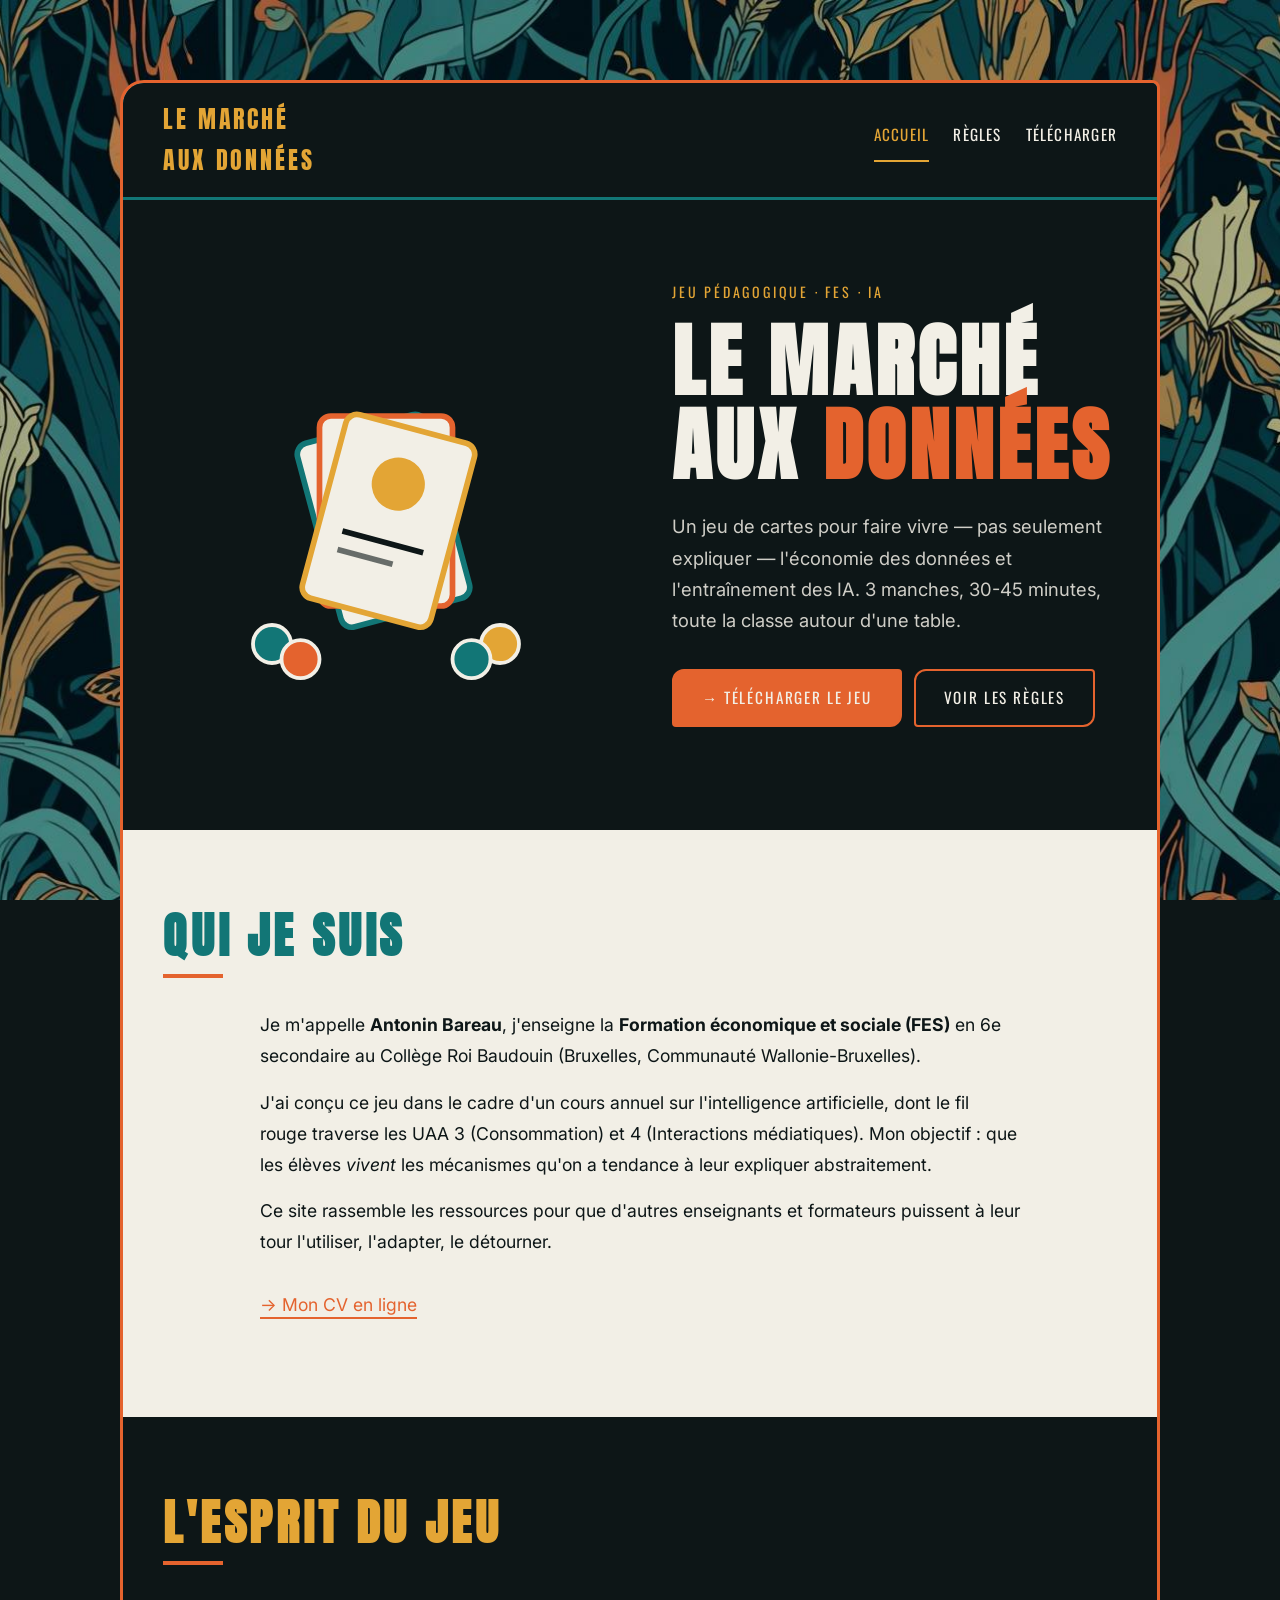
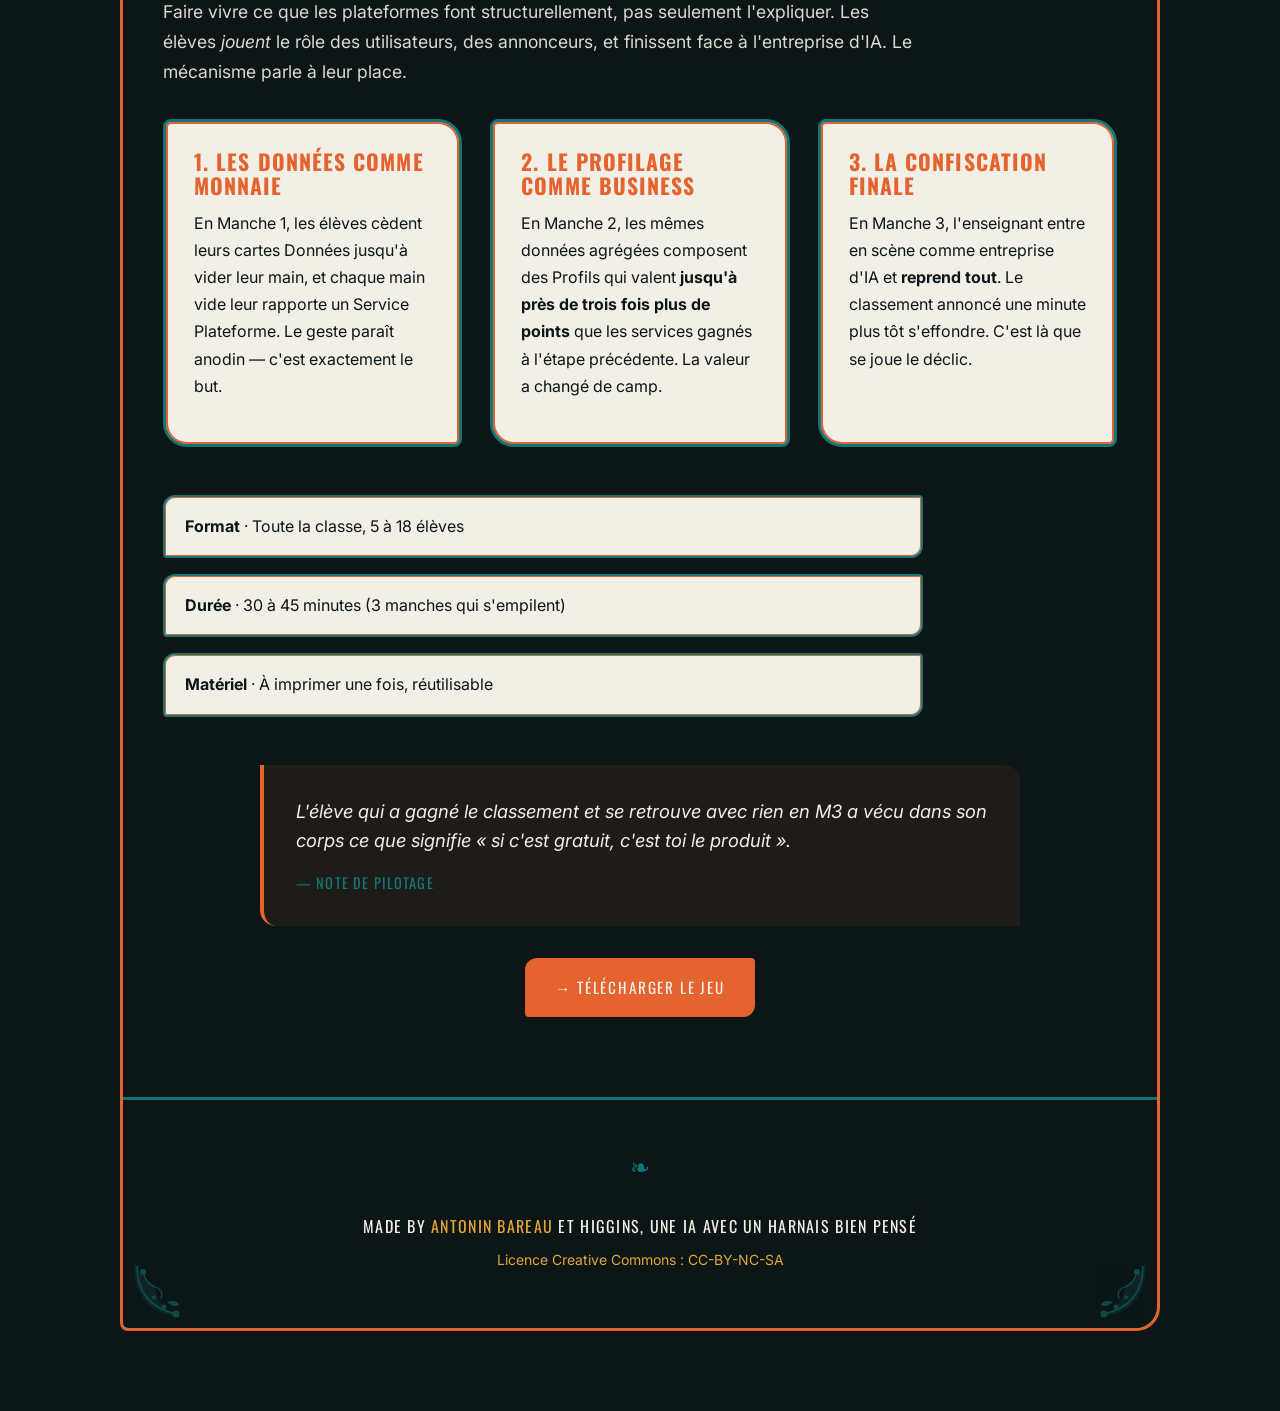
<file: index.html>
<!DOCTYPE html>
<html lang="fr">
<head>
  <meta charset="UTF-8">
  <meta name="viewport" content="width=device-width, initial-scale=1.0">
  <title>Le marché aux données — Un jeu pour faire vivre l'économie des données</title>
  <meta name="description" content="Jeu de cartes pédagogique pour faire comprendre aux élèves la collecte de données, le profilage et l'entraînement des IA. Téléchargement libre.">
  <meta name="theme-color" content="#127676">
  <meta property="og:title" content="Le marché aux données">
  <meta property="og:description" content="Un jeu de cartes pour faire vivre l'économie des données et l'entraînement des IA en classe.">
  <link rel="stylesheet" href="assets/css/style.css">
</head>
<body>

<div class="page-frame">

  <!-- Coins ornés Floral Nouveau -->
  <svg class="corner-flourish top-left" viewBox="0 0 100 100" fill="currentColor"><path d="M5,95 Q5,5 95,5 Q70,5 55,20 C40,35 45,55 30,65 Q15,75 5,95 Z" opacity="0.3"/><path d="M10,90 Q10,25 75,10" fill="none" stroke="currentColor" stroke-width="3"/><circle cx="75" cy="10" r="6"/><circle cx="55" cy="22" r="4"/><circle cx="38" cy="38" r="3"/><path d="M20,80 Q25,60 40,55 Q55,50 50,35" fill="none" stroke="currentColor" stroke-width="2"/><circle cx="20" cy="80" r="5"/><path d="M60,30 Q70,20 80,25 Q75,35 60,30 Z"/></svg>
  <svg class="corner-flourish top-right" viewBox="0 0 100 100" fill="currentColor"><path d="M5,95 Q5,5 95,5 Q70,5 55,20 C40,35 45,55 30,65 Q15,75 5,95 Z" opacity="0.3"/><path d="M10,90 Q10,25 75,10" fill="none" stroke="currentColor" stroke-width="3"/><circle cx="75" cy="10" r="6"/><circle cx="55" cy="22" r="4"/><circle cx="38" cy="38" r="3"/><path d="M20,80 Q25,60 40,55 Q55,50 50,35" fill="none" stroke="currentColor" stroke-width="2"/><circle cx="20" cy="80" r="5"/><path d="M60,30 Q70,20 80,25 Q75,35 60,30 Z"/></svg>
  <svg class="corner-flourish bottom-left" viewBox="0 0 100 100" fill="currentColor"><path d="M5,95 Q5,5 95,5 Q70,5 55,20 C40,35 45,55 30,65 Q15,75 5,95 Z" opacity="0.3"/><path d="M10,90 Q10,25 75,10" fill="none" stroke="currentColor" stroke-width="3"/><circle cx="75" cy="10" r="6"/><circle cx="55" cy="22" r="4"/><circle cx="38" cy="38" r="3"/><path d="M20,80 Q25,60 40,55 Q55,50 50,35" fill="none" stroke="currentColor" stroke-width="2"/><circle cx="20" cy="80" r="5"/><path d="M60,30 Q70,20 80,25 Q75,35 60,30 Z"/></svg>
  <svg class="corner-flourish bottom-right" viewBox="0 0 100 100" fill="currentColor"><path d="M5,95 Q5,5 95,5 Q70,5 55,20 C40,35 45,55 30,65 Q15,75 5,95 Z" opacity="0.3"/><path d="M10,90 Q10,25 75,10" fill="none" stroke="currentColor" stroke-width="3"/><circle cx="75" cy="10" r="6"/><circle cx="55" cy="22" r="4"/><circle cx="38" cy="38" r="3"/><path d="M20,80 Q25,60 40,55 Q55,50 50,35" fill="none" stroke="currentColor" stroke-width="2"/><circle cx="20" cy="80" r="5"/><path d="M60,30 Q70,20 80,25 Q75,35 60,30 Z"/></svg>

  <header class="retro-header">
    <div class="retro-logo"><a href="index.html">Le marché<br>aux données</a></div>
    <nav class="retro-nav-links" aria-label="Navigation principale">
      <a href="index.html" class="retro-nav-link active">Accueil</a>
      <a href="regles.html" class="retro-nav-link">Règles</a>
      <a href="telechargements.html" class="retro-nav-link">Télécharger</a>
    </nav>
    <button class="retro-nav-burger" aria-label="Menu" aria-expanded="false">
      <span></span><span></span><span></span>
    </button>
    <nav class="retro-nav-mobile" aria-label="Navigation mobile">
      <a href="index.html" class="retro-nav-link active">Accueil</a>
      <a href="regles.html" class="retro-nav-link">Règles</a>
      <a href="telechargements.html" class="retro-nav-link">Télécharger</a>
    </nav>
  </header>

  <!-- HERO -->
  <section class="retro-hero">
    <div class="retro-hero-inner">
      <div class="retro-hero-visual" aria-hidden="true">
        <svg viewBox="0 0 200 200" xmlns="http://www.w3.org/2000/svg">
          <defs>
            <linearGradient id="cardGrad" x1="0%" y1="0%" x2="100%" y2="100%">
              <stop offset="0%" stop-color="#E4632E"/>
              <stop offset="100%" stop-color="#E3A535"/>
            </linearGradient>
          </defs>
          <!-- Trois cartes en éventail -->
          <g transform="translate(100 110) rotate(-15)">
            <rect x="-35" y="-55" width="70" height="100" rx="6" fill="#F2EFE6" stroke="#127676" stroke-width="3"/>
            <circle cx="0" cy="-25" r="14" fill="#127676"/>
            <rect x="-22" y="5" width="44" height="3" fill="#127676"/>
            <rect x="-22" y="15" width="30" height="3" fill="#127676" opacity="0.6"/>
          </g>
          <g transform="translate(100 105)">
            <rect x="-35" y="-55" width="70" height="100" rx="6" fill="#F2EFE6" stroke="#E4632E" stroke-width="3"/>
            <circle cx="0" cy="-25" r="14" fill="#E4632E"/>
            <rect x="-22" y="5" width="44" height="3" fill="#0D1617"/>
            <rect x="-22" y="15" width="30" height="3" fill="#0D1617" opacity="0.6"/>
          </g>
          <g transform="translate(100 110) rotate(15)">
            <rect x="-35" y="-55" width="70" height="100" rx="6" fill="#F2EFE6" stroke="#E3A535" stroke-width="3"/>
            <circle cx="0" cy="-25" r="14" fill="#E3A535"/>
            <rect x="-22" y="5" width="44" height="3" fill="#0D1617"/>
            <rect x="-22" y="15" width="30" height="3" fill="#0D1617" opacity="0.6"/>
          </g>
          <!-- jetons -->
          <circle cx="40" cy="170" r="10" fill="#127676" stroke="#F2EFE6" stroke-width="2"/>
          <circle cx="55" cy="178" r="10" fill="#E4632E" stroke="#F2EFE6" stroke-width="2"/>
          <circle cx="160" cy="170" r="10" fill="#E3A535" stroke="#F2EFE6" stroke-width="2"/>
          <circle cx="145" cy="178" r="10" fill="#127676" stroke="#F2EFE6" stroke-width="2"/>
        </svg>
      </div>
      <div class="retro-hero-text">
        <p class="retro-hero-eyebrow">Jeu pédagogique · FES · IA</p>
        <h1 class="retro-hero-title">Le marché<br>aux <span>données</span></h1>
        <p class="retro-hero-sub">Un jeu de cartes pour faire vivre — pas seulement expliquer — l'économie des données et l'entraînement des IA. 3 manches, 30-45 minutes, toute la classe autour d'une table.</p>
        <p>
          <a href="telechargements.html" class="retro-btn">→ Télécharger le jeu</a>
          <a href="regles.html" class="retro-btn retro-btn-secondary" style="margin-left: 0.5rem;">Voir les règles</a>
        </p>
      </div>
    </div>
  </section>

  <!-- QUI JE SUIS -->
  <section class="retro-section-light" id="qui">
    <div class="retro-section-inner">
      <h2 class="retro-section-title">Qui je suis</h2>
      <div class="retro-bio">
        <p>Je m'appelle <strong>Antonin Bareau</strong>, j'enseigne la <strong>Formation économique et sociale (FES)</strong> en 6e secondaire au Collège Roi Baudouin (Bruxelles, Communauté Wallonie-Bruxelles).</p>
        <p>J'ai conçu ce jeu dans le cadre d'un cours annuel sur l'intelligence artificielle, dont le fil rouge traverse les UAA 3 (Consommation) et 4 (Interactions médiatiques). Mon objectif&nbsp;: que les élèves <em>vivent</em> les mécanismes qu'on a tendance à leur expliquer abstraitement.</p>
        <p>Ce site rassemble les ressources pour que d'autres enseignants et formateurs puissent à leur tour l'utiliser, l'adapter, le détourner.</p>
        <p class="mt-2"><a href="https://anto-py.github.io/WebCV/" target="_blank" rel="noopener noreferrer">→ Mon CV en ligne</a></p>
      </div>
    </div>
  </section>

  <!-- ESPRIT DU JEU -->
  <section class="retro-section-dark" id="esprit">
    <div class="retro-section-inner">
      <h2 class="retro-section-title">L'esprit du jeu</h2>
      <p style="max-width: 760px; font-size: 1.1rem; opacity: 0.9;">Faire vivre ce que les plateformes font structurellement, pas seulement l'expliquer. Les élèves <em>jouent</em> le rôle des utilisateurs, des annonceurs, et finissent face à l'entreprise d'IA. Le mécanisme parle à leur place.</p>

      <div class="cards-grid">
        <article class="retro-card-secondary">
          <h3>1. Les données comme monnaie</h3>
          <p>En Manche 1, les élèves cèdent leurs cartes Données jusqu'à vider leur main, et chaque main vide leur rapporte un Service Plateforme. Le geste paraît anodin — c'est exactement le but.</p>
        </article>
        <article class="retro-card-secondary">
          <h3>2. Le profilage comme business</h3>
          <p>En Manche 2, les mêmes données agrégées composent des Profils qui valent <strong>jusqu'à près de trois fois plus de points</strong> que les services gagnés à l'étape précédente. La valeur a changé de camp.</p>
        </article>
        <article class="retro-card-secondary">
          <h3>3. La confiscation finale</h3>
          <p>En Manche 3, l'enseignant entre en scène comme entreprise d'IA et <strong>reprend tout</strong>. Le classement annoncé une minute plus tôt s'effondre. C'est là que se joue le déclic.</p>
        </article>
      </div>

      <div style="margin-top: 3rem; display: grid; grid-template-columns: 1fr; gap: 1rem; max-width: 760px;">
        <div class="retro-card-tertiary"><strong>Format</strong> · Toute la classe, 5 à 18 élèves</div>
        <div class="retro-card-tertiary"><strong>Durée</strong> · 30 à 45 minutes (3 manches qui s'empilent)</div>
        <div class="retro-card-tertiary"><strong>Matériel</strong> · À imprimer une fois, réutilisable</div>
      </div>

      <blockquote class="retro-quote">
        L'élève qui a gagné le classement et se retrouve avec rien en M3 a vécu dans son corps ce que signifie <em>« si c'est gratuit, c'est toi le produit »</em>.
        <cite>— Note de pilotage</cite>
      </blockquote>

      <div class="text-center mt-2">
        <a href="telechargements.html" class="retro-btn">→ Télécharger le jeu</a>
      </div>
    </div>
  </section>

  <footer class="retro-footer">
    <p class="retro-footer-ornament">❧</p>
    <p class="retro-footer-credit">
      Made by <a href="https://www.linkedin.com/in/antonin-bareau/" target="_blank" rel="noopener noreferrer" class="retro-footer-link">Antonin Bareau</a> et Higgins, une IA avec un harnais bien pensé
    </p>
    <p class="retro-footer-licence">
      <a href="https://creativecommons.org/licenses/by-nc-sa/4.0/" target="_blank" rel="noopener noreferrer" class="retro-footer-link">Licence Creative Commons : CC-BY-NC-SA</a>
    </p>
  </footer>

</div>

<script src="assets/js/main.js"></script>
</body>
</html>
</file>
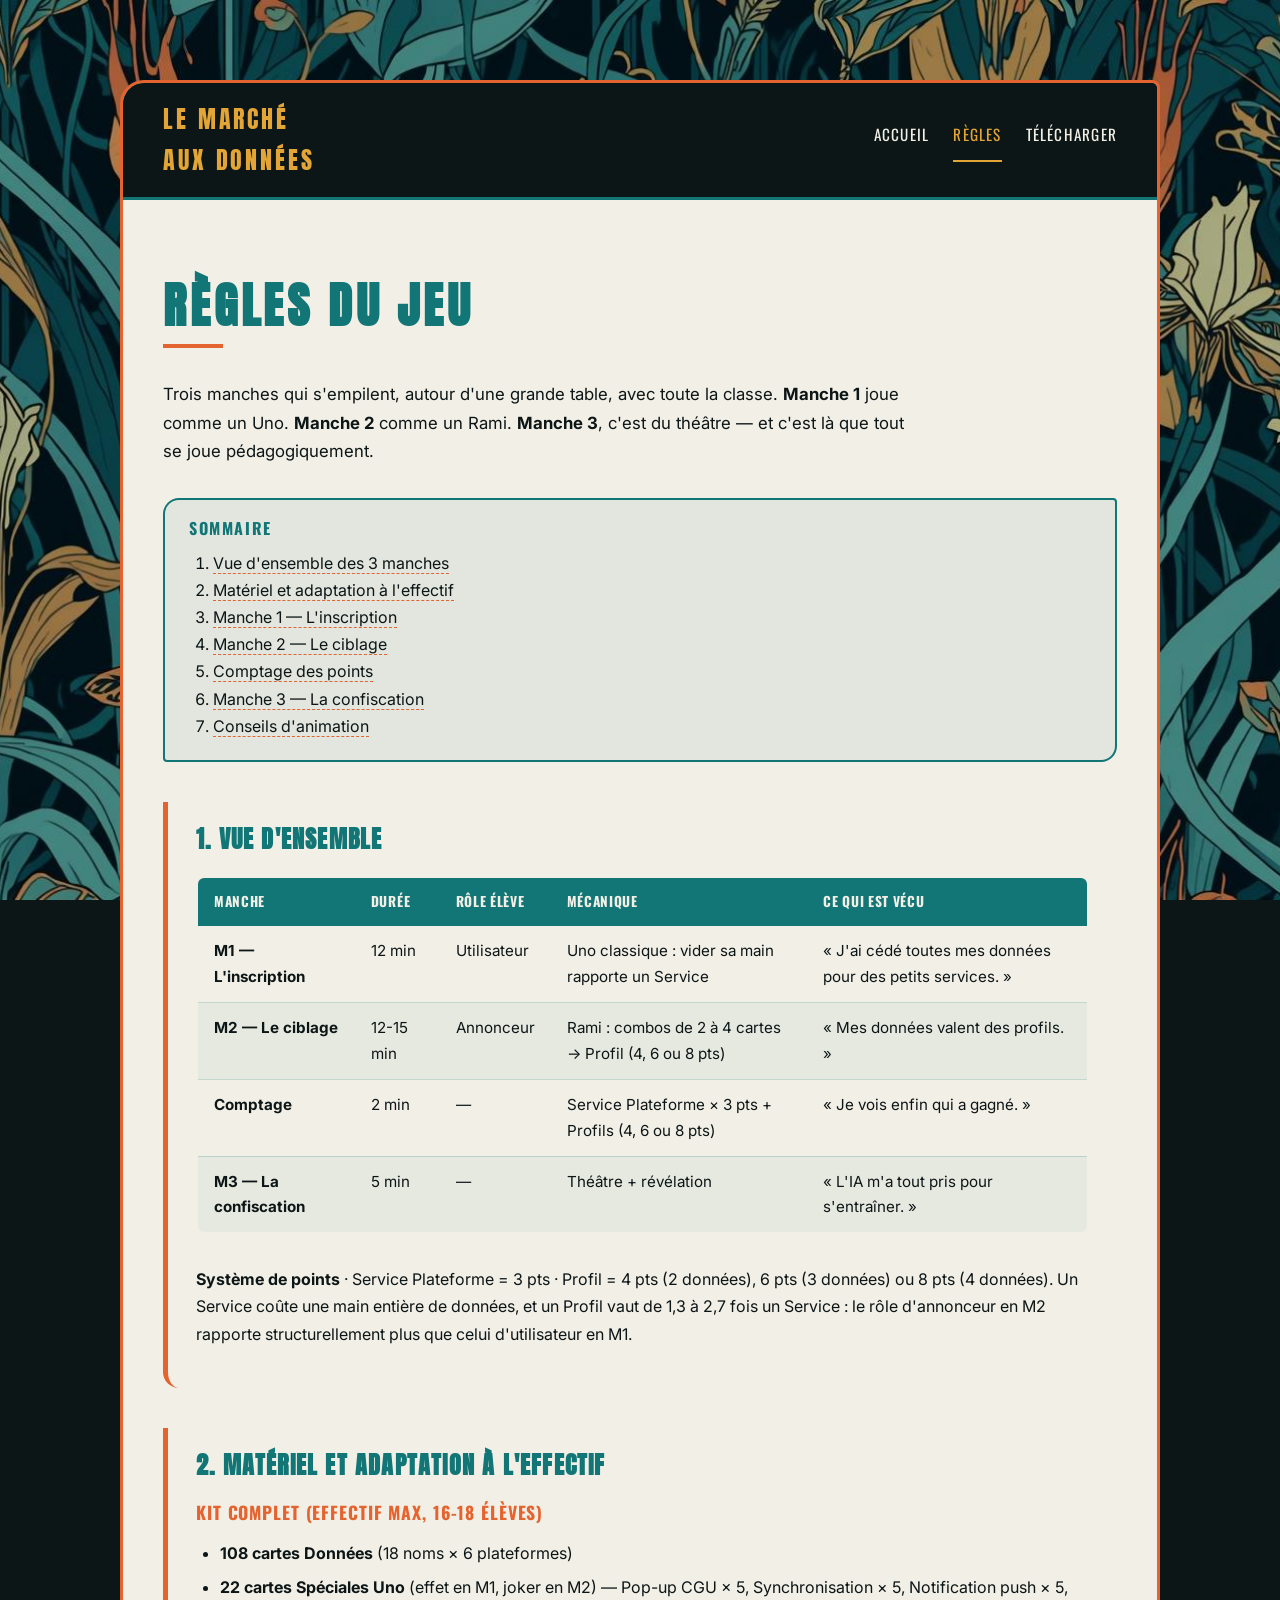
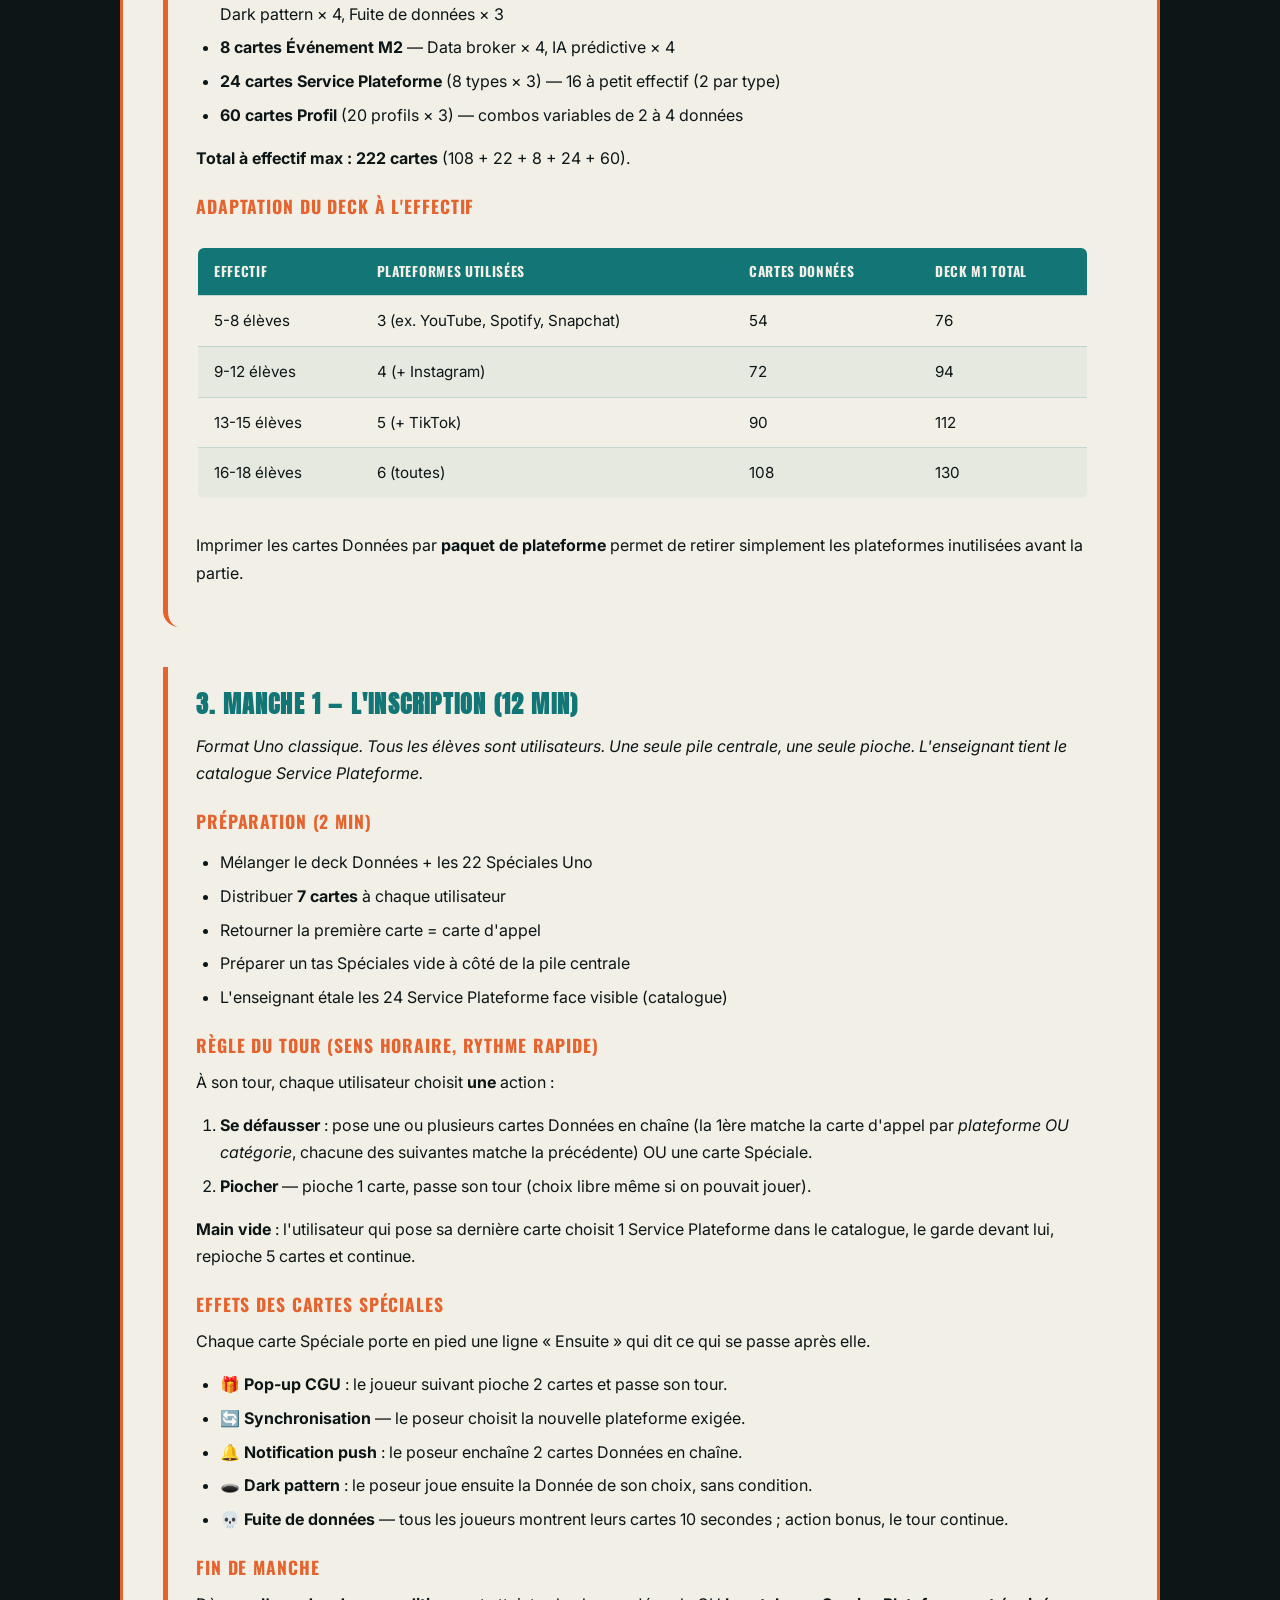
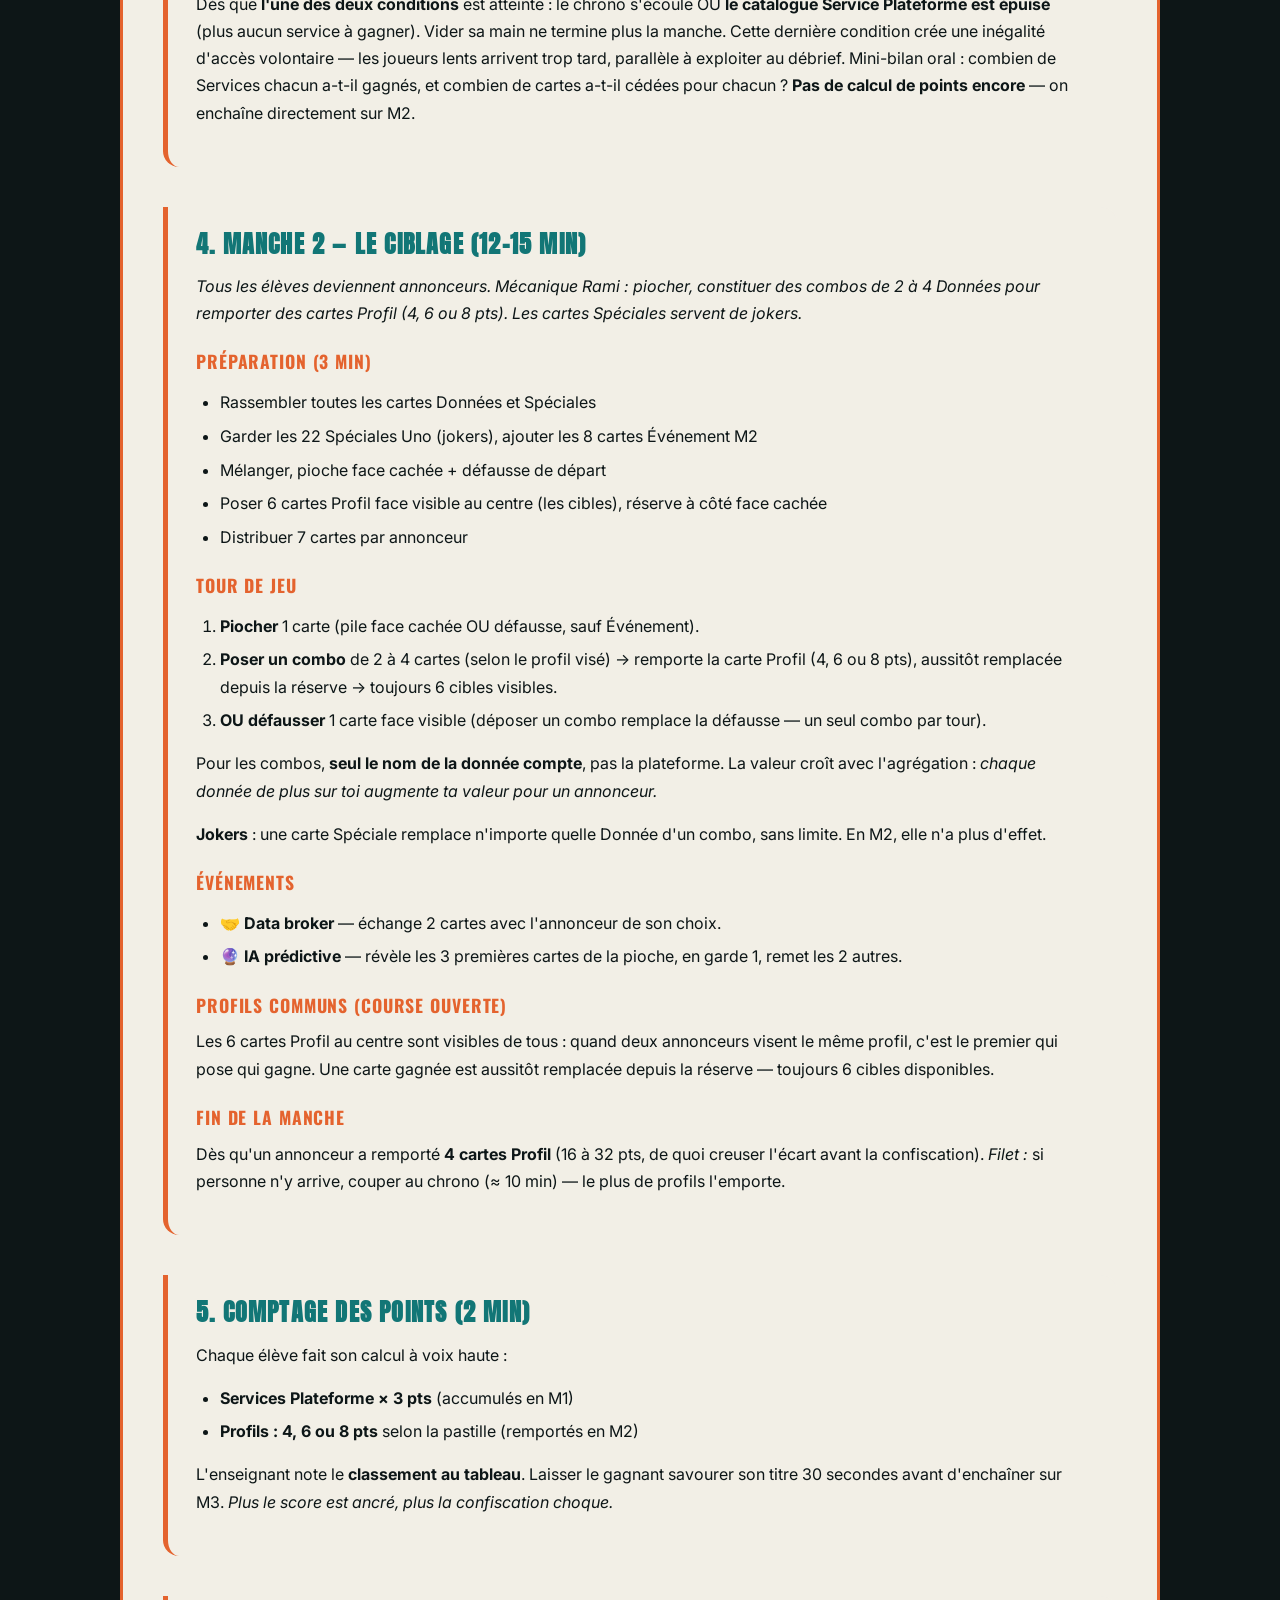
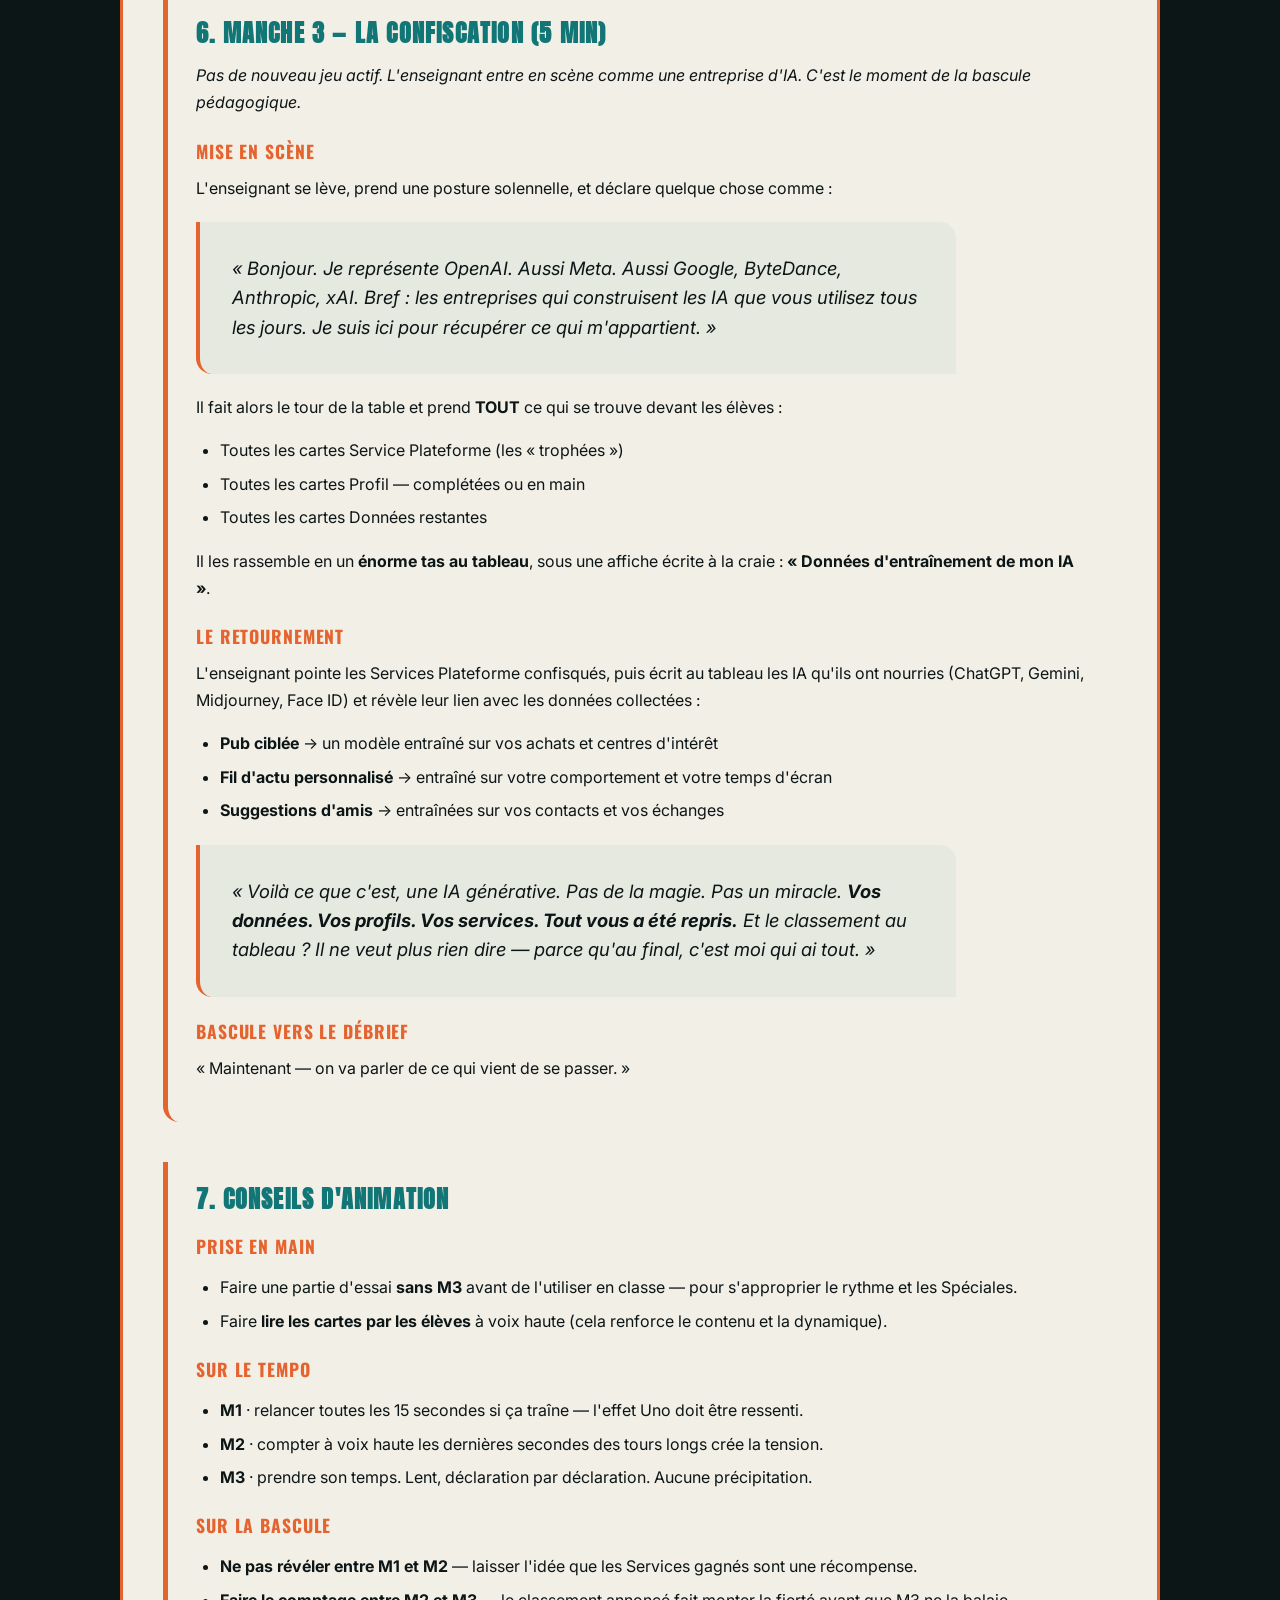
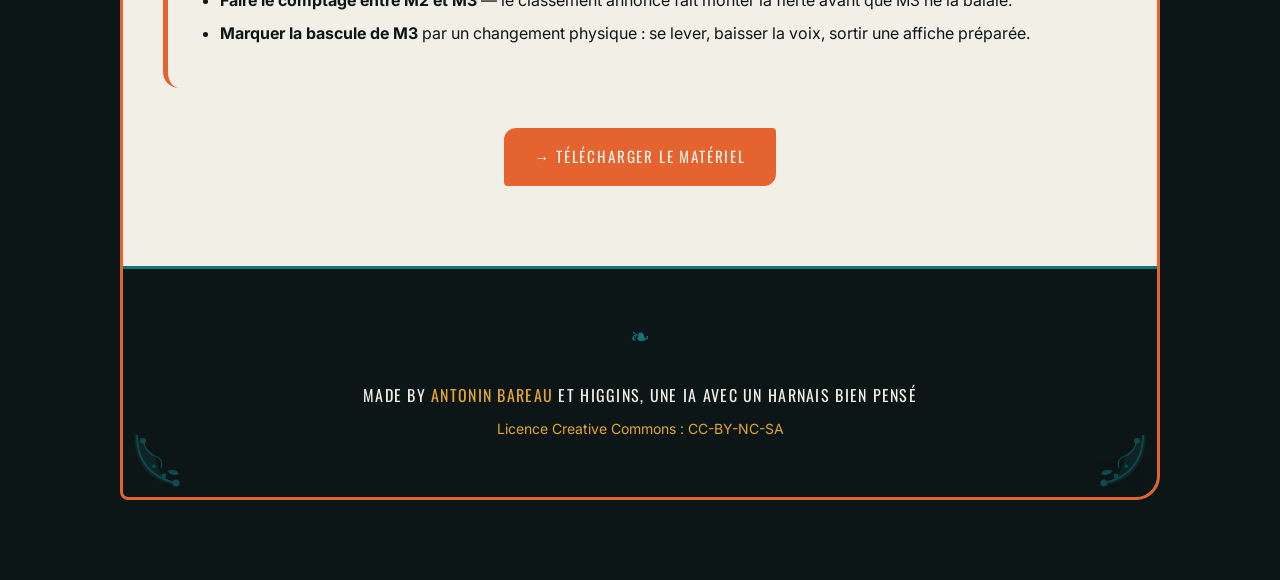
<file: regles.html>
<!DOCTYPE html>
<html lang="fr">
<head>
  <meta charset="UTF-8">
  <meta name="viewport" content="width=device-width, initial-scale=1.0">
  <title>Règles — Le marché aux données</title>
  <meta name="description" content="Règles complètes des 3 manches du jeu Le marché aux données : inscription, ciblage, confiscation.">
  <meta name="theme-color" content="#127676">
  <link rel="stylesheet" href="assets/css/style.css">
</head>
<body>

<div class="page-frame">

  <svg class="corner-flourish top-left" viewBox="0 0 100 100" fill="currentColor"><path d="M5,95 Q5,5 95,5 Q70,5 55,20 C40,35 45,55 30,65 Q15,75 5,95 Z" opacity="0.3"/><path d="M10,90 Q10,25 75,10" fill="none" stroke="currentColor" stroke-width="3"/><circle cx="75" cy="10" r="6"/><circle cx="55" cy="22" r="4"/><circle cx="38" cy="38" r="3"/><path d="M20,80 Q25,60 40,55 Q55,50 50,35" fill="none" stroke="currentColor" stroke-width="2"/><circle cx="20" cy="80" r="5"/><path d="M60,30 Q70,20 80,25 Q75,35 60,30 Z"/></svg>
  <svg class="corner-flourish top-right" viewBox="0 0 100 100" fill="currentColor"><path d="M5,95 Q5,5 95,5 Q70,5 55,20 C40,35 45,55 30,65 Q15,75 5,95 Z" opacity="0.3"/><path d="M10,90 Q10,25 75,10" fill="none" stroke="currentColor" stroke-width="3"/><circle cx="75" cy="10" r="6"/><circle cx="55" cy="22" r="4"/><circle cx="38" cy="38" r="3"/><path d="M20,80 Q25,60 40,55 Q55,50 50,35" fill="none" stroke="currentColor" stroke-width="2"/><circle cx="20" cy="80" r="5"/><path d="M60,30 Q70,20 80,25 Q75,35 60,30 Z"/></svg>
  <svg class="corner-flourish bottom-left" viewBox="0 0 100 100" fill="currentColor"><path d="M5,95 Q5,5 95,5 Q70,5 55,20 C40,35 45,55 30,65 Q15,75 5,95 Z" opacity="0.3"/><path d="M10,90 Q10,25 75,10" fill="none" stroke="currentColor" stroke-width="3"/><circle cx="75" cy="10" r="6"/><circle cx="55" cy="22" r="4"/><circle cx="38" cy="38" r="3"/><path d="M20,80 Q25,60 40,55 Q55,50 50,35" fill="none" stroke="currentColor" stroke-width="2"/><circle cx="20" cy="80" r="5"/><path d="M60,30 Q70,20 80,25 Q75,35 60,30 Z"/></svg>
  <svg class="corner-flourish bottom-right" viewBox="0 0 100 100" fill="currentColor"><path d="M5,95 Q5,5 95,5 Q70,5 55,20 C40,35 45,55 30,65 Q15,75 5,95 Z" opacity="0.3"/><path d="M10,90 Q10,25 75,10" fill="none" stroke="currentColor" stroke-width="3"/><circle cx="75" cy="10" r="6"/><circle cx="55" cy="22" r="4"/><circle cx="38" cy="38" r="3"/><path d="M20,80 Q25,60 40,55 Q55,50 50,35" fill="none" stroke="currentColor" stroke-width="2"/><circle cx="20" cy="80" r="5"/><path d="M60,30 Q70,20 80,25 Q75,35 60,30 Z"/></svg>

  <header class="retro-header">
    <div class="retro-logo"><a href="index.html">Le marché<br>aux données</a></div>
    <nav class="retro-nav-links">
      <a href="index.html" class="retro-nav-link">Accueil</a>
      <a href="regles.html" class="retro-nav-link active">Règles</a>
      <a href="telechargements.html" class="retro-nav-link">Télécharger</a>
    </nav>
    <button class="retro-nav-burger" aria-label="Menu" aria-expanded="false">
      <span></span><span></span><span></span>
    </button>
    <nav class="retro-nav-mobile">
      <a href="index.html" class="retro-nav-link">Accueil</a>
      <a href="regles.html" class="retro-nav-link active">Règles</a>
      <a href="telechargements.html" class="retro-nav-link">Télécharger</a>
    </nav>
  </header>

  <section class="retro-section-light">
    <div class="retro-section-inner">
      <h2 class="retro-section-title">Règles du jeu</h2>
      <p style="max-width: 760px; font-size: 1.05rem;">Trois manches qui s'empilent, autour d'une grande table, avec toute la classe. <strong>Manche&nbsp;1</strong> joue comme un Uno. <strong>Manche&nbsp;2</strong> comme un Rami. <strong>Manche&nbsp;3</strong>, c'est du théâtre — et c'est là que tout se joue pédagogiquement.</p>

      <nav class="rules-toc" aria-label="Sommaire">
        <h3>Sommaire</h3>
        <ol>
          <li><a href="#vue-ensemble">Vue d'ensemble des 3 manches</a></li>
          <li><a href="#materiel">Matériel et adaptation à l'effectif</a></li>
          <li><a href="#m1">Manche 1 — L'inscription</a></li>
          <li><a href="#m2">Manche 2 — Le ciblage</a></li>
          <li><a href="#comptage">Comptage des points</a></li>
          <li><a href="#m3">Manche 3 — La confiscation</a></li>
          <li><a href="#conseils">Conseils d'animation</a></li>
        </ol>
      </nav>

      <!-- Vue d'ensemble -->
      <div class="rules-block" id="vue-ensemble">
        <h3>1. Vue d'ensemble</h3>
        <div class="retro-table-wrap">
          <table class="retro-table">
            <thead>
              <tr><th>Manche</th><th>Durée</th><th>Rôle élève</th><th>Mécanique</th><th>Ce qui est vécu</th></tr>
            </thead>
            <tbody>
              <tr><td><strong>M1 — L'inscription</strong></td><td>12 min</td><td>Utilisateur</td><td>Uno classique : vider sa main rapporte un Service</td><td>« J'ai cédé toutes mes données pour des petits services. »</td></tr>
              <tr><td><strong>M2 — Le ciblage</strong></td><td>12-15 min</td><td>Annonceur</td><td>Rami : combos de 2 à 4 cartes → Profil (4, 6 ou 8 pts)</td><td>« Mes données valent des profils. »</td></tr>
              <tr><td><strong>Comptage</strong></td><td>2 min</td><td>—</td><td>Service Plateforme × 3 pts + Profils (4, 6 ou 8 pts)</td><td>« Je vois enfin qui a gagné. »</td></tr>
              <tr><td><strong>M3 — La confiscation</strong></td><td>5 min</td><td>—</td><td>Théâtre + révélation</td><td>« L'IA m'a tout pris pour s'entraîner. »</td></tr>
            </tbody>
          </table>
        </div>
        <p><strong>Système de points</strong> · Service Plateforme = 3 pts · Profil = 4 pts (2 données), 6 pts (3 données) ou 8 pts (4 données). Un Service coûte une main entière de données, et un Profil vaut de 1,3 à 2,7 fois un Service : le rôle d'annonceur en M2 rapporte structurellement plus que celui d'utilisateur en M1.</p>
      </div>

      <!-- Matériel -->
      <div class="rules-block" id="materiel">
        <h3>2. Matériel et adaptation à l'effectif</h3>
        <h4>Kit complet (effectif max, 16-18 élèves)</h4>
        <ul>
          <li><strong>108 cartes Données</strong> (18 noms × 6 plateformes)</li>
          <li><strong>22 cartes Spéciales Uno</strong> (effet en M1, joker en M2) — Pop-up CGU × 5, Synchronisation × 5, Notification push × 5, Dark pattern × 4, Fuite de données × 3</li>
          <li><strong>8 cartes Événement M2</strong> — Data broker × 4, IA prédictive × 4</li>
          <li><strong>24 cartes Service Plateforme</strong> (8 types × 3) — 16 à petit effectif (2 par type)</li>
          <li><strong>60 cartes Profil</strong> (20 profils × 3) — combos variables de 2 à 4 données</li>
        </ul>
        <p><strong>Total à effectif max : 222 cartes</strong> (108 + 22 + 8 + 24 + 60).</p>

        <h4>Adaptation du deck à l'effectif</h4>
        <div class="retro-table-wrap">
          <table class="retro-table">
            <thead><tr><th>Effectif</th><th>Plateformes utilisées</th><th>Cartes Données</th><th>Deck M1 total</th></tr></thead>
            <tbody>
              <tr><td>5-8 élèves</td><td>3 (ex. YouTube, Spotify, Snapchat)</td><td>54</td><td>76</td></tr>
              <tr><td>9-12 élèves</td><td>4 (+ Instagram)</td><td>72</td><td>94</td></tr>
              <tr><td>13-15 élèves</td><td>5 (+ TikTok)</td><td>90</td><td>112</td></tr>
              <tr><td>16-18 élèves</td><td>6 (toutes)</td><td>108</td><td>130</td></tr>
            </tbody>
          </table>
        </div>
        <p>Imprimer les cartes Données par <strong>paquet de plateforme</strong> permet de retirer simplement les plateformes inutilisées avant la partie.</p>
      </div>

      <!-- M1 -->
      <div class="rules-block" id="m1">
        <h3>3. Manche 1 — L'inscription (12 min)</h3>
        <p><em>Format Uno classique. Tous les élèves sont utilisateurs. Une seule pile centrale, une seule pioche. L'enseignant tient le catalogue Service Plateforme.</em></p>

        <h4>Préparation (2 min)</h4>
        <ul>
          <li>Mélanger le deck Données + les 22 Spéciales Uno</li>
          <li>Distribuer <strong>7 cartes</strong> à chaque utilisateur</li>
          <li>Retourner la première carte = carte d'appel</li>
          <li>Préparer un tas Spéciales vide à côté de la pile centrale</li>
          <li>L'enseignant étale les 24 Service Plateforme face visible (catalogue)</li>
        </ul>

        <h4>Règle du tour (sens horaire, rythme rapide)</h4>
        <p>À son tour, chaque utilisateur choisit <strong>une</strong> action :</p>
        <ol>
          <li><strong>Se défausser</strong> : pose une ou plusieurs cartes Données en chaîne (la 1ère matche la carte d'appel par <em>plateforme OU catégorie</em>, chacune des suivantes matche la précédente) OU une carte Spéciale.</li>
          <li><strong>Piocher</strong> — pioche 1 carte, passe son tour (choix libre même si on pouvait jouer).</li>
        </ol>
        <p><strong>Main vide</strong> : l'utilisateur qui pose sa dernière carte choisit 1 Service Plateforme dans le catalogue, le garde devant lui, repioche 5 cartes et continue.</p>

        <h4>Effets des cartes Spéciales</h4>
        <p>Chaque carte Spéciale porte en pied une ligne « Ensuite » qui dit ce qui se passe après elle.</p>
        <ul>
          <li><strong>🎁 Pop-up CGU</strong> : le joueur suivant pioche 2 cartes et passe son tour.</li>
          <li><strong>🔄 Synchronisation</strong> — le poseur choisit la nouvelle plateforme exigée.</li>
          <li><strong>🔔 Notification push</strong> : le poseur enchaîne 2 cartes Données en chaîne.</li>
          <li><strong>🕳️ Dark pattern</strong> : le poseur joue ensuite la Donnée de son choix, sans condition.</li>
          <li><strong>💀 Fuite de données</strong> — tous les joueurs montrent leurs cartes 10 secondes ; action bonus, le tour continue.</li>
        </ul>

        <h4>Fin de manche</h4>
        <p>Dès que <strong>l'une des deux conditions</strong> est atteinte : le chrono s'écoule OU <strong>le catalogue Service Plateforme est épuisé</strong> (plus aucun service à gagner). Vider sa main ne termine plus la manche. Cette dernière condition crée une inégalité d'accès volontaire — les joueurs lents arrivent trop tard, parallèle à exploiter au débrief. Mini-bilan oral : combien de Services chacun a-t-il gagnés, et combien de cartes a-t-il cédées pour chacun ? <strong>Pas de calcul de points encore</strong> — on enchaîne directement sur M2.</p>
      </div>

      <!-- M2 -->
      <div class="rules-block" id="m2">
        <h3>4. Manche 2 — Le ciblage (12-15 min)</h3>
        <p><em>Tous les élèves deviennent annonceurs. Mécanique Rami : piocher, constituer des combos de 2 à 4 Données pour remporter des cartes Profil (4, 6 ou 8 pts). Les cartes Spéciales servent de jokers.</em></p>

        <h4>Préparation (3 min)</h4>
        <ul>
          <li>Rassembler toutes les cartes Données et Spéciales</li>
          <li>Garder les 22 Spéciales Uno (jokers), ajouter les 8 cartes Événement M2</li>
          <li>Mélanger, pioche face cachée + défausse de départ</li>
          <li>Poser 6 cartes Profil face visible au centre (les cibles), réserve à côté face cachée</li>
          <li>Distribuer 7 cartes par annonceur</li>
        </ul>

        <h4>Tour de jeu</h4>
        <ol>
          <li><strong>Piocher</strong> 1 carte (pile face cachée OU défausse, sauf Événement).</li>
          <li><strong>Poser un combo</strong> de 2 à 4 cartes (selon le profil visé) → remporte la carte Profil (4, 6 ou 8 pts), aussitôt remplacée depuis la réserve → toujours 6 cibles visibles.</li>
          <li><strong>OU défausser</strong> 1 carte face visible (déposer un combo remplace la défausse — un seul combo par tour).</li>
        </ol>
        <p>Pour les combos, <strong>seul le nom de la donnée compte</strong>, pas la plateforme. La valeur croît avec l'agrégation : <em>chaque donnée de plus sur toi augmente ta valeur pour un annonceur.</em></p>
        <p><strong>Jokers</strong> : une carte Spéciale remplace n'importe quelle Donnée d'un combo, sans limite. En M2, elle n'a plus d'effet.</p>

        <h4>Événements</h4>
        <ul>
          <li><strong>🤝 Data broker</strong> — échange 2 cartes avec l'annonceur de son choix.</li>
          <li><strong>🔮 IA prédictive</strong> — révèle les 3 premières cartes de la pioche, en garde 1, remet les 2 autres.</li>
        </ul>

        <h4>Profils communs (course ouverte)</h4>
        <p>Les 6 cartes Profil au centre sont visibles de tous : quand deux annonceurs visent le même profil, c'est le premier qui pose qui gagne. Une carte gagnée est aussitôt remplacée depuis la réserve — toujours 6 cibles disponibles.</p>

        <h4>Fin de la manche</h4>
        <p>Dès qu'un annonceur a remporté <strong>4 cartes Profil</strong> (16 à 32 pts, de quoi creuser l'écart avant la confiscation). <em>Filet :</em> si personne n'y arrive, couper au chrono (≈ 10 min) — le plus de profils l'emporte.</p>
      </div>

      <!-- Comptage -->
      <div class="rules-block" id="comptage">
        <h3>5. Comptage des points (2 min)</h3>
        <p>Chaque élève fait son calcul à voix haute :</p>
        <ul>
          <li><strong>Services Plateforme × 3 pts</strong> (accumulés en M1)</li>
          <li><strong>Profils : 4, 6 ou 8 pts</strong> selon la pastille (remportés en M2)</li>
        </ul>
        <p>L'enseignant note le <strong>classement au tableau</strong>. Laisser le gagnant savourer son titre 30 secondes avant d'enchaîner sur M3. <em>Plus le score est ancré, plus la confiscation choque.</em></p>
      </div>

      <!-- M3 -->
      <div class="rules-block" id="m3">
        <h3>6. Manche 3 — La confiscation (5 min)</h3>
        <p><em>Pas de nouveau jeu actif. L'enseignant entre en scène comme une entreprise d'IA. C'est le moment de la bascule pédagogique.</em></p>

        <h4>Mise en scène</h4>
        <p>L'enseignant se lève, prend une posture solennelle, et déclare quelque chose comme :</p>
        <blockquote class="retro-quote" style="margin: 1.25rem 0;">« Bonjour. Je représente OpenAI. Aussi Meta. Aussi Google, ByteDance, Anthropic, xAI. Bref : les entreprises qui construisent les IA que vous utilisez tous les jours. Je suis ici pour récupérer ce qui m'appartient. »</blockquote>

        <p>Il fait alors le tour de la table et prend <strong>TOUT</strong> ce qui se trouve devant les élèves :</p>
        <ul>
          <li>Toutes les cartes Service Plateforme (les « trophées »)</li>
          <li>Toutes les cartes Profil — complétées ou en main</li>
          <li>Toutes les cartes Données restantes</li>
        </ul>
        <p>Il les rassemble en un <strong>énorme tas au tableau</strong>, sous une affiche écrite à la craie : <strong>« Données d'entraînement de mon IA »</strong>.</p>

        <h4>Le retournement</h4>
        <p>L'enseignant pointe les Services Plateforme confisqués, puis écrit au tableau les IA qu'ils ont nourries (ChatGPT, Gemini, Midjourney, Face ID) et révèle leur lien avec les données collectées :</p>
        <ul>
          <li><strong>Pub ciblée</strong> → un modèle entraîné sur vos achats et centres d'intérêt</li>
          <li><strong>Fil d'actu personnalisé</strong> → entraîné sur votre comportement et votre temps d'écran</li>
          <li><strong>Suggestions d'amis</strong> → entraînées sur vos contacts et vos échanges</li>
        </ul>
        <blockquote class="retro-quote" style="margin: 1.25rem 0;">« Voilà ce que c'est, une IA générative. Pas de la magie. Pas un miracle. <strong>Vos données. Vos profils. Vos services. Tout vous a été repris.</strong> Et le classement au tableau ? Il ne veut plus rien dire — parce qu'au final, c'est moi qui ai tout. »</blockquote>

        <h4>Bascule vers le débrief</h4>
        <p>« Maintenant — on va parler de ce qui vient de se passer. »</p>
      </div>

      <!-- Conseils -->
      <div class="rules-block" id="conseils">
        <h3>7. Conseils d'animation</h3>
        <h4>Prise en main</h4>
        <ul>
          <li>Faire une partie d'essai <strong>sans M3</strong> avant de l'utiliser en classe — pour s'approprier le rythme et les Spéciales.</li>
          <li>Faire <strong>lire les cartes par les élèves</strong> à voix haute (cela renforce le contenu et la dynamique).</li>
        </ul>
        <h4>Sur le tempo</h4>
        <ul>
          <li><strong>M1</strong> · relancer toutes les 15 secondes si ça traîne — l'effet Uno doit être ressenti.</li>
          <li><strong>M2</strong> · compter à voix haute les dernières secondes des tours longs crée la tension.</li>
          <li><strong>M3</strong> · prendre son temps. Lent, déclaration par déclaration. Aucune précipitation.</li>
        </ul>
        <h4>Sur la bascule</h4>
        <ul>
          <li><strong>Ne pas révéler entre M1 et M2</strong> — laisser l'idée que les Services gagnés sont une récompense.</li>
          <li><strong>Faire le comptage entre M2 et M3</strong> — le classement annoncé fait monter la fierté avant que M3 ne la balaie.</li>
          <li><strong>Marquer la bascule de M3</strong> par un changement physique : se lever, baisser la voix, sortir une affiche préparée.</li>
        </ul>
      </div>

      <div class="text-center mt-2">
        <a href="telechargements.html" class="retro-btn">→ Télécharger le matériel</a>
      </div>

    </div>
  </section>

  <footer class="retro-footer">
    <p class="retro-footer-ornament">❧</p>
    <p class="retro-footer-credit">
      Made by <a href="https://www.linkedin.com/in/antonin-bareau/" target="_blank" rel="noopener noreferrer" class="retro-footer-link">Antonin Bareau</a> et Higgins, une IA avec un harnais bien pensé
    </p>
    <p class="retro-footer-licence">
      <a href="https://creativecommons.org/licenses/by-nc-sa/4.0/" target="_blank" rel="noopener noreferrer" class="retro-footer-link">Licence Creative Commons : CC-BY-NC-SA</a>
    </p>
  </footer>

</div>

<script src="assets/js/main.js"></script>
</body>
</html>
</file>
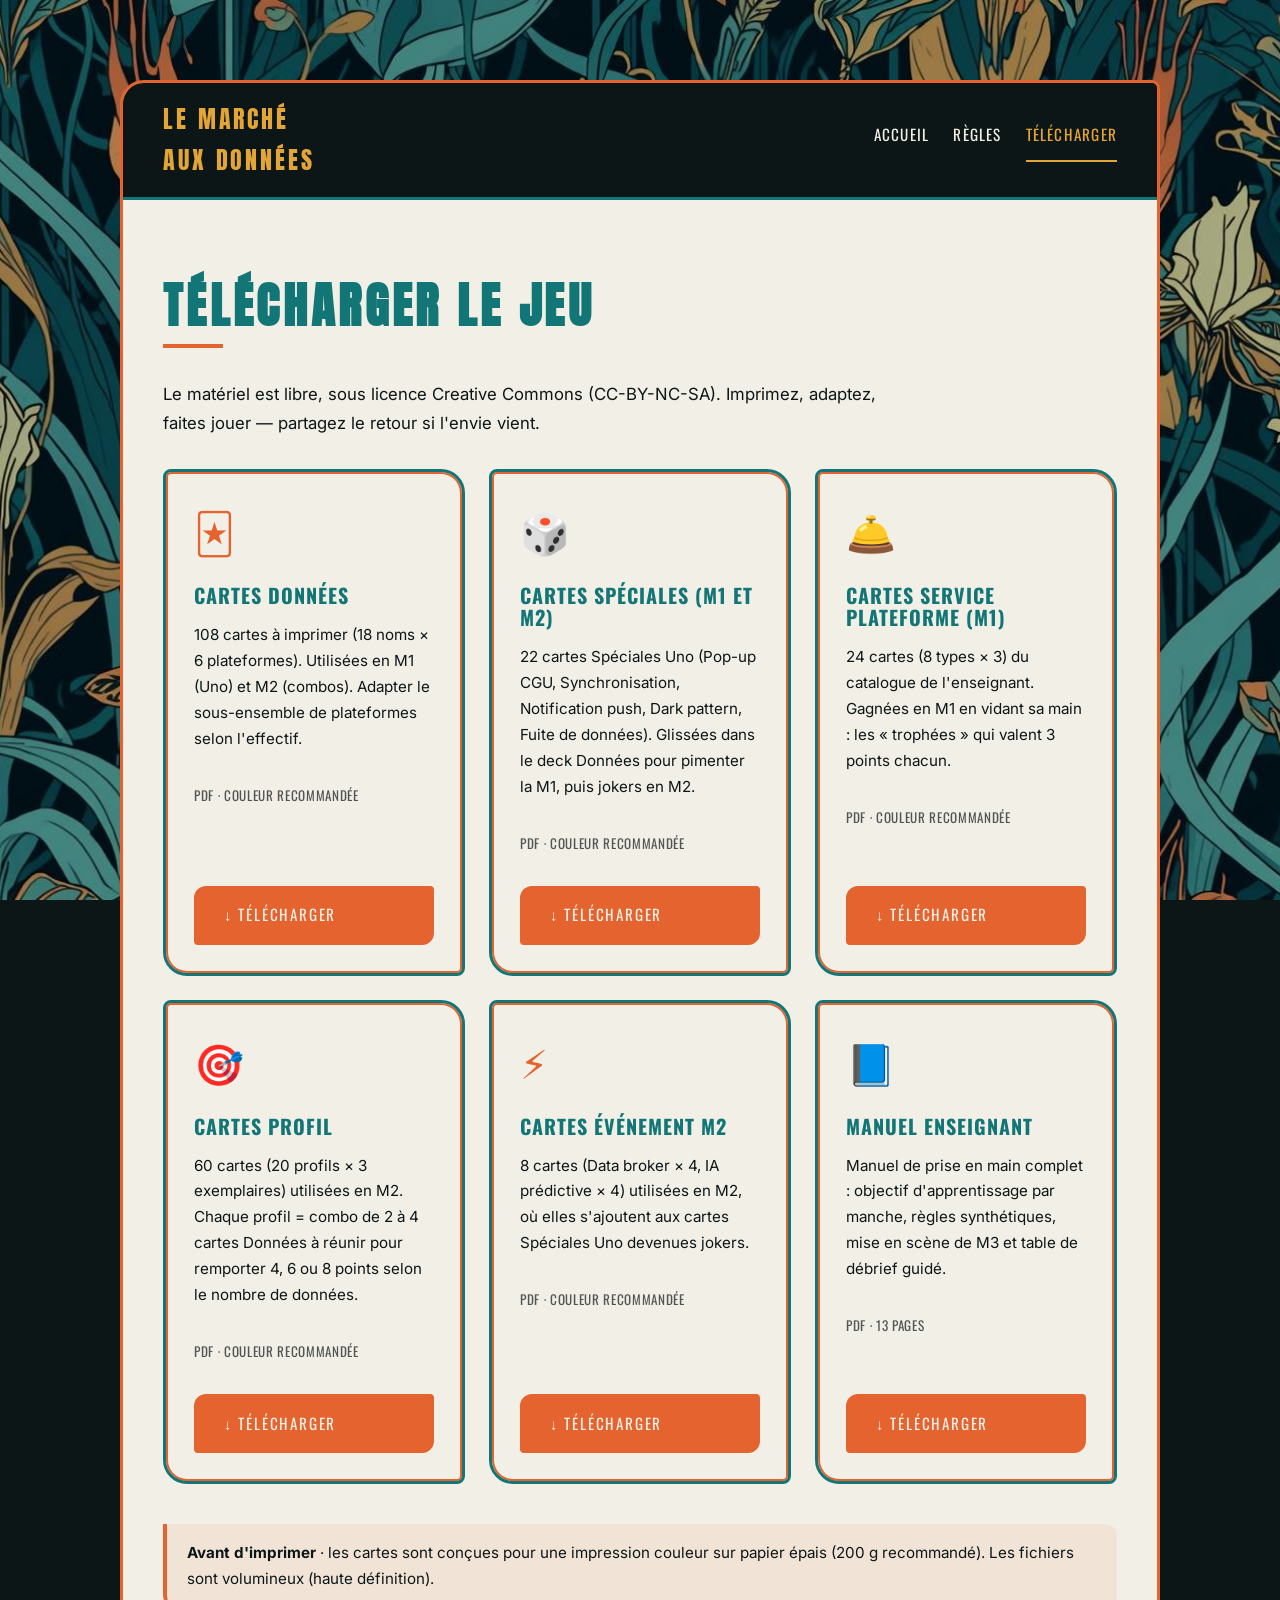
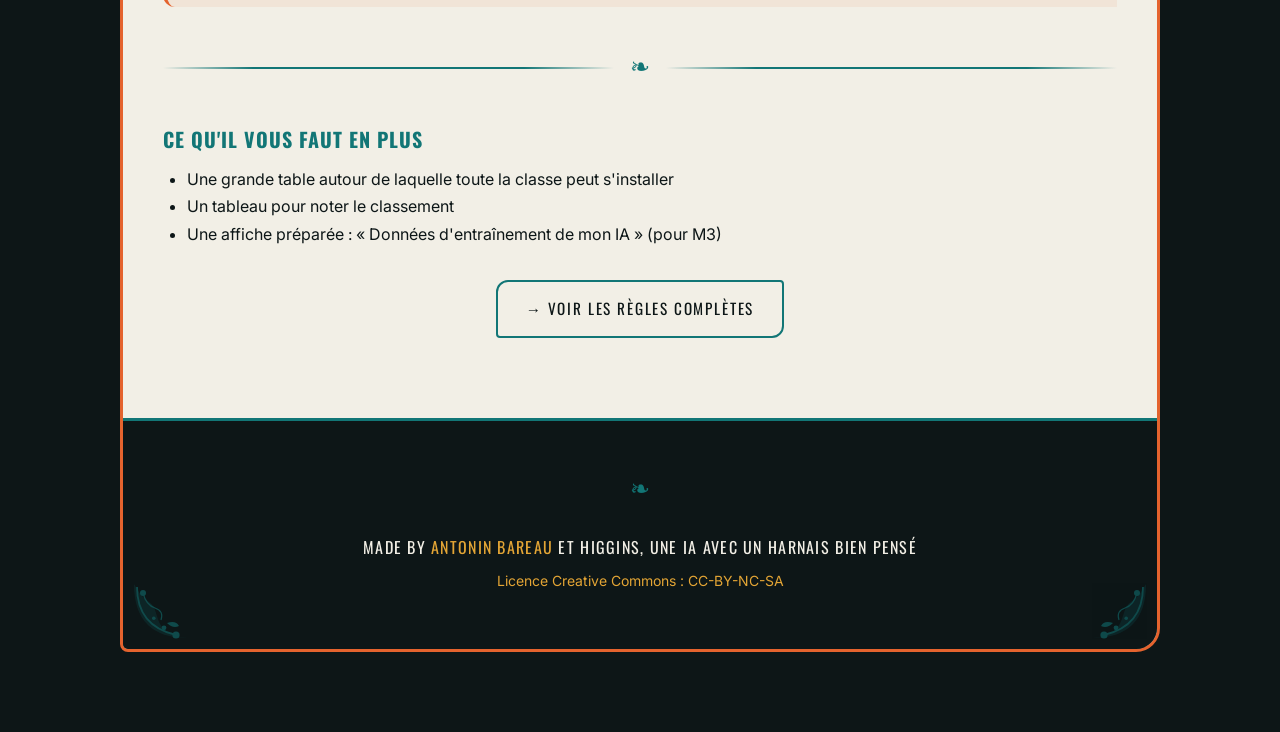
<file: telechargements.html>
<!DOCTYPE html>
<html lang="fr">
<head>
  <meta charset="UTF-8">
  <meta name="viewport" content="width=device-width, initial-scale=1.0">
  <title>Télécharger — Le marché aux données</title>
  <meta name="description" content="Téléchargez le matériel à imprimer du jeu Le marché aux données : cartes Données, cartes Profil, manuel enseignant.">
  <meta name="theme-color" content="#127676">
  <link rel="stylesheet" href="assets/css/style.css">
</head>
<body>

<div class="page-frame">

  <svg class="corner-flourish top-left" viewBox="0 0 100 100" fill="currentColor"><path d="M5,95 Q5,5 95,5 Q70,5 55,20 C40,35 45,55 30,65 Q15,75 5,95 Z" opacity="0.3"/><path d="M10,90 Q10,25 75,10" fill="none" stroke="currentColor" stroke-width="3"/><circle cx="75" cy="10" r="6"/><circle cx="55" cy="22" r="4"/><circle cx="38" cy="38" r="3"/><path d="M20,80 Q25,60 40,55 Q55,50 50,35" fill="none" stroke="currentColor" stroke-width="2"/><circle cx="20" cy="80" r="5"/><path d="M60,30 Q70,20 80,25 Q75,35 60,30 Z"/></svg>
  <svg class="corner-flourish top-right" viewBox="0 0 100 100" fill="currentColor"><path d="M5,95 Q5,5 95,5 Q70,5 55,20 C40,35 45,55 30,65 Q15,75 5,95 Z" opacity="0.3"/><path d="M10,90 Q10,25 75,10" fill="none" stroke="currentColor" stroke-width="3"/><circle cx="75" cy="10" r="6"/><circle cx="55" cy="22" r="4"/><circle cx="38" cy="38" r="3"/><path d="M20,80 Q25,60 40,55 Q55,50 50,35" fill="none" stroke="currentColor" stroke-width="2"/><circle cx="20" cy="80" r="5"/><path d="M60,30 Q70,20 80,25 Q75,35 60,30 Z"/></svg>
  <svg class="corner-flourish bottom-left" viewBox="0 0 100 100" fill="currentColor"><path d="M5,95 Q5,5 95,5 Q70,5 55,20 C40,35 45,55 30,65 Q15,75 5,95 Z" opacity="0.3"/><path d="M10,90 Q10,25 75,10" fill="none" stroke="currentColor" stroke-width="3"/><circle cx="75" cy="10" r="6"/><circle cx="55" cy="22" r="4"/><circle cx="38" cy="38" r="3"/><path d="M20,80 Q25,60 40,55 Q55,50 50,35" fill="none" stroke="currentColor" stroke-width="2"/><circle cx="20" cy="80" r="5"/><path d="M60,30 Q70,20 80,25 Q75,35 60,30 Z"/></svg>
  <svg class="corner-flourish bottom-right" viewBox="0 0 100 100" fill="currentColor"><path d="M5,95 Q5,5 95,5 Q70,5 55,20 C40,35 45,55 30,65 Q15,75 5,95 Z" opacity="0.3"/><path d="M10,90 Q10,25 75,10" fill="none" stroke="currentColor" stroke-width="3"/><circle cx="75" cy="10" r="6"/><circle cx="55" cy="22" r="4"/><circle cx="38" cy="38" r="3"/><path d="M20,80 Q25,60 40,55 Q55,50 50,35" fill="none" stroke="currentColor" stroke-width="2"/><circle cx="20" cy="80" r="5"/><path d="M60,30 Q70,20 80,25 Q75,35 60,30 Z"/></svg>

  <header class="retro-header">
    <div class="retro-logo"><a href="index.html">Le marché<br>aux données</a></div>
    <nav class="retro-nav-links">
      <a href="index.html" class="retro-nav-link">Accueil</a>
      <a href="regles.html" class="retro-nav-link">Règles</a>
      <a href="telechargements.html" class="retro-nav-link active">Télécharger</a>
    </nav>
    <button class="retro-nav-burger" aria-label="Menu" aria-expanded="false">
      <span></span><span></span><span></span>
    </button>
    <nav class="retro-nav-mobile">
      <a href="index.html" class="retro-nav-link">Accueil</a>
      <a href="regles.html" class="retro-nav-link">Règles</a>
      <a href="telechargements.html" class="retro-nav-link active">Télécharger</a>
    </nav>
  </header>

  <section class="retro-section-light">
    <div class="retro-section-inner">
      <h2 class="retro-section-title">Télécharger le jeu</h2>
      <p style="max-width: 760px; font-size: 1.05rem;">Le matériel est libre, sous licence Creative Commons (CC-BY-NC-SA). Imprimez, adaptez, faites jouer — partagez le retour si l'envie vient.</p>

      <div class="downloads-grid">

        <article class="download-card">
          <div class="dl-icon">🃏</div>
          <h3>Cartes Données</h3>
          <p>108 cartes à imprimer (18 noms × 6 plateformes). Utilisées en M1 (Uno) et M2 (combos). Adapter le sous-ensemble de plateformes selon l'effectif.</p>
          <p class="dl-meta">PDF · couleur recommandée</p>
          <a href="assets/downloads/cartes-donnees.pdf" class="retro-btn" download>↓ Télécharger</a>
        </article>

        <article class="download-card">
          <div class="dl-icon">🎲</div>
          <h3>Cartes Spéciales (M1 et M2)</h3>
          <p>22 cartes Spéciales Uno (Pop-up CGU, Synchronisation, Notification push, Dark pattern, Fuite de données). Glissées dans le deck Données pour pimenter la M1, puis jokers en M2.</p>
          <p class="dl-meta">PDF · couleur recommandée</p>
          <a href="assets/downloads/cartes-speciales.pdf" class="retro-btn" download>↓ Télécharger</a>
        </article>

        <article class="download-card">
          <div class="dl-icon">🛎️</div>
          <h3>Cartes Service Plateforme (M1)</h3>
          <p>24 cartes (8 types × 3) du catalogue de l'enseignant. Gagnées en M1 en vidant sa main : les « trophées » qui valent 3 points chacun.</p>
          <p class="dl-meta">PDF · couleur recommandée</p>
          <a href="assets/downloads/cartes-services.pdf" class="retro-btn" download>↓ Télécharger</a>
        </article>

        <article class="download-card">
          <div class="dl-icon">🎯</div>
          <h3>Cartes Profil</h3>
          <p>60 cartes (20 profils × 3 exemplaires) utilisées en M2. Chaque profil = combo de 2 à 4 cartes Données à réunir pour remporter 4, 6 ou 8 points selon le nombre de données.</p>
          <p class="dl-meta">PDF · couleur recommandée</p>
          <a href="assets/downloads/cartes-profils.pdf" class="retro-btn" download>↓ Télécharger</a>
        </article>

        <article class="download-card">
          <div class="dl-icon">⚡</div>
          <h3>Cartes Événement M2</h3>
          <p>8 cartes (Data broker × 4, IA prédictive × 4) utilisées en M2, où elles s'ajoutent aux cartes Spéciales Uno devenues jokers.</p>
          <p class="dl-meta">PDF · couleur recommandée</p>
          <a href="assets/downloads/cartes-evenement-m2.pdf" class="retro-btn" download>↓ Télécharger</a>
        </article>

        <article class="download-card">
          <div class="dl-icon">📘</div>
          <h3>Manuel enseignant</h3>
          <p>Manuel de prise en main complet : objectif d'apprentissage par manche, règles synthétiques, mise en scène de M3 et table de débrief guidé.</p>
          <p class="dl-meta">PDF · 13 pages</p>
          <a href="assets/downloads/manuel-enseignant.pdf" class="retro-btn" download>↓ Télécharger</a>
        </article>

      </div>

      <div class="downloads-notice">
        <strong>Avant d'imprimer</strong> · les cartes sont conçues pour une impression couleur sur papier épais (200&nbsp;g recommandé). Les fichiers sont volumineux (haute définition).
      </div>

      <div class="retro-separator">❧</div>

      <h3 style="font-family: 'Oswald', sans-serif; color: var(--retro-teal); text-transform: uppercase; letter-spacing: 0.05em; font-size: 1.25rem; margin-bottom: 1rem;">Ce qu'il vous faut en plus</h3>
      <ul style="margin-left: 1.5rem;">
        <li>Une grande table autour de laquelle toute la classe peut s'installer</li>
        <li>Un tableau pour noter le classement</li>
        <li>Une affiche préparée : « Données d'entraînement de mon IA » (pour M3)</li>
      </ul>

      <div class="text-center mt-2">
        <a href="regles.html" class="retro-btn retro-btn-secondary" style="color: var(--retro-ink); border-color: var(--retro-teal);">→ Voir les règles complètes</a>
      </div>
    </div>
  </section>

  <footer class="retro-footer">
    <p class="retro-footer-ornament">❧</p>
    <p class="retro-footer-credit">
      Made by <a href="https://www.linkedin.com/in/antonin-bareau/" target="_blank" rel="noopener noreferrer" class="retro-footer-link">Antonin Bareau</a> et Higgins, une IA avec un harnais bien pensé
    </p>
    <p class="retro-footer-licence">
      <a href="https://creativecommons.org/licenses/by-nc-sa/4.0/" target="_blank" rel="noopener noreferrer" class="retro-footer-link">Licence Creative Commons : CC-BY-NC-SA</a>
    </p>
  </footer>

</div>

<script src="assets/js/main.js"></script>
</body>
</html>
</file>
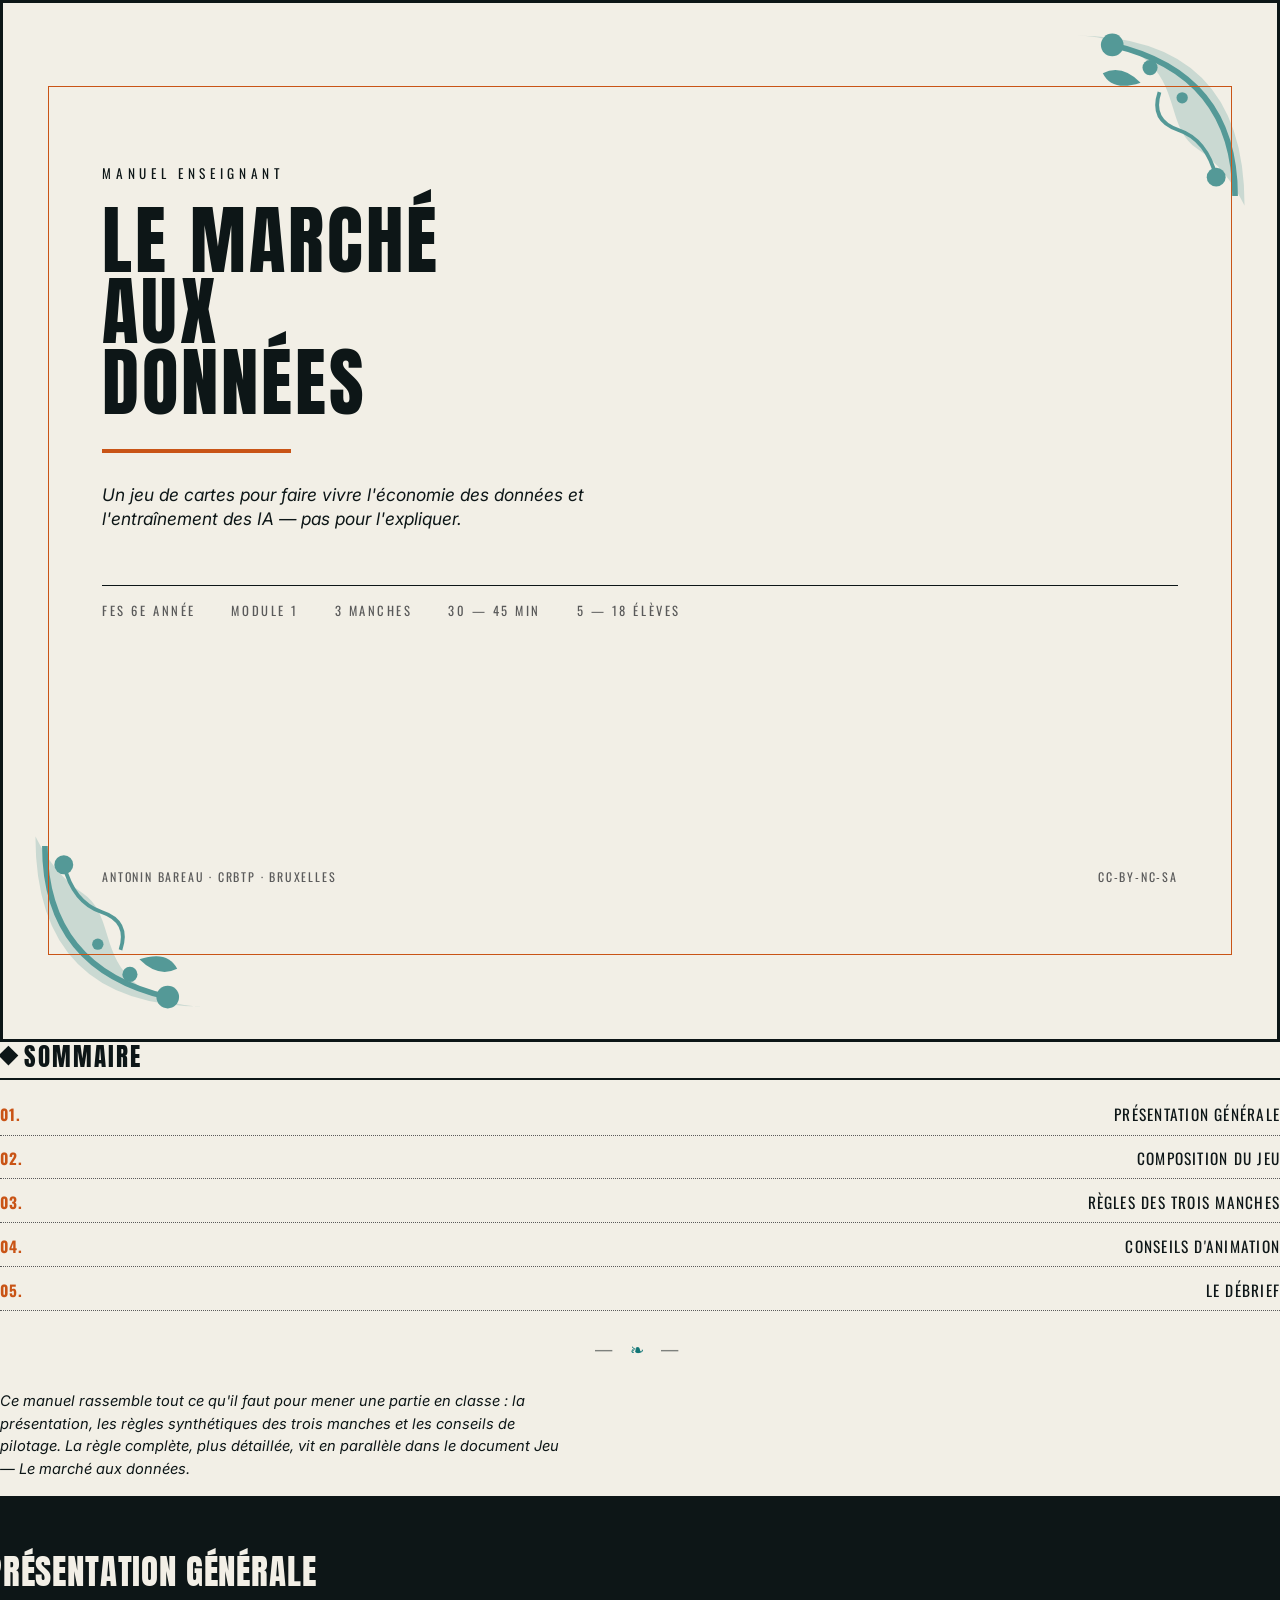
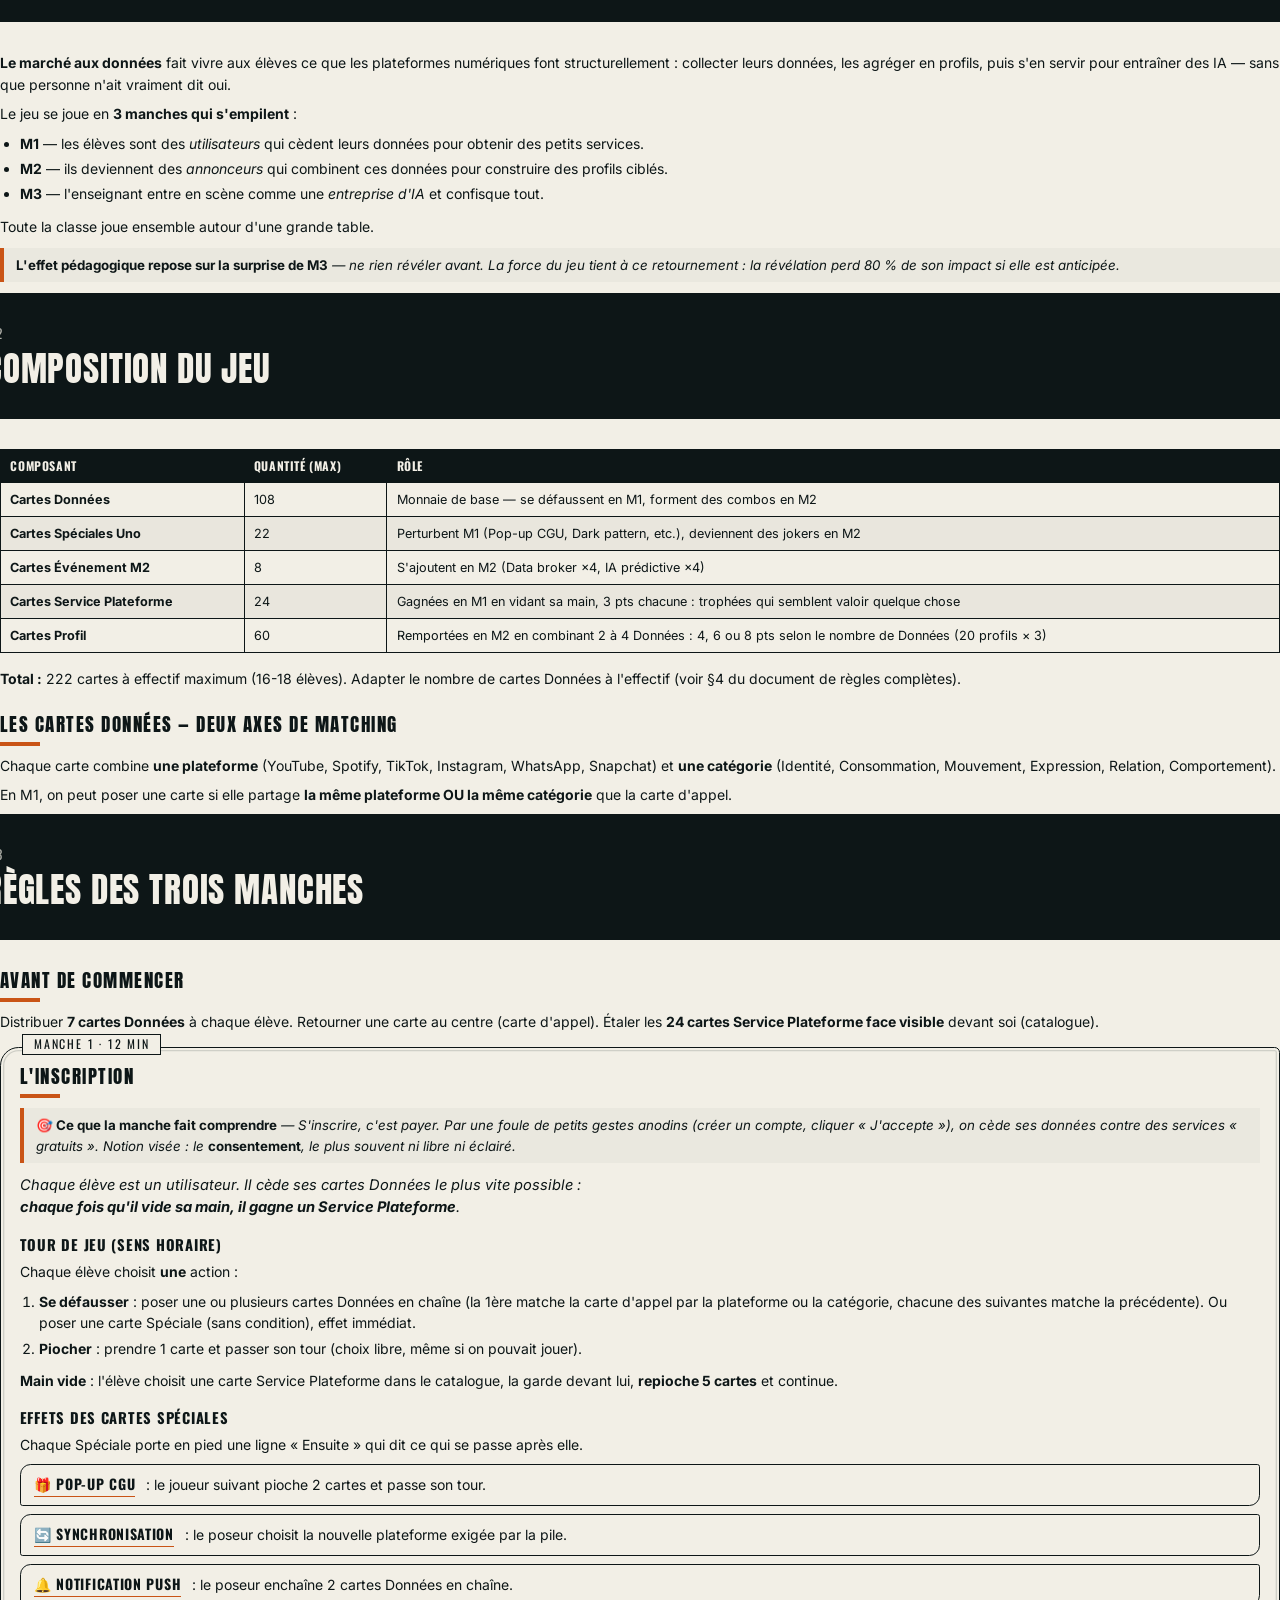
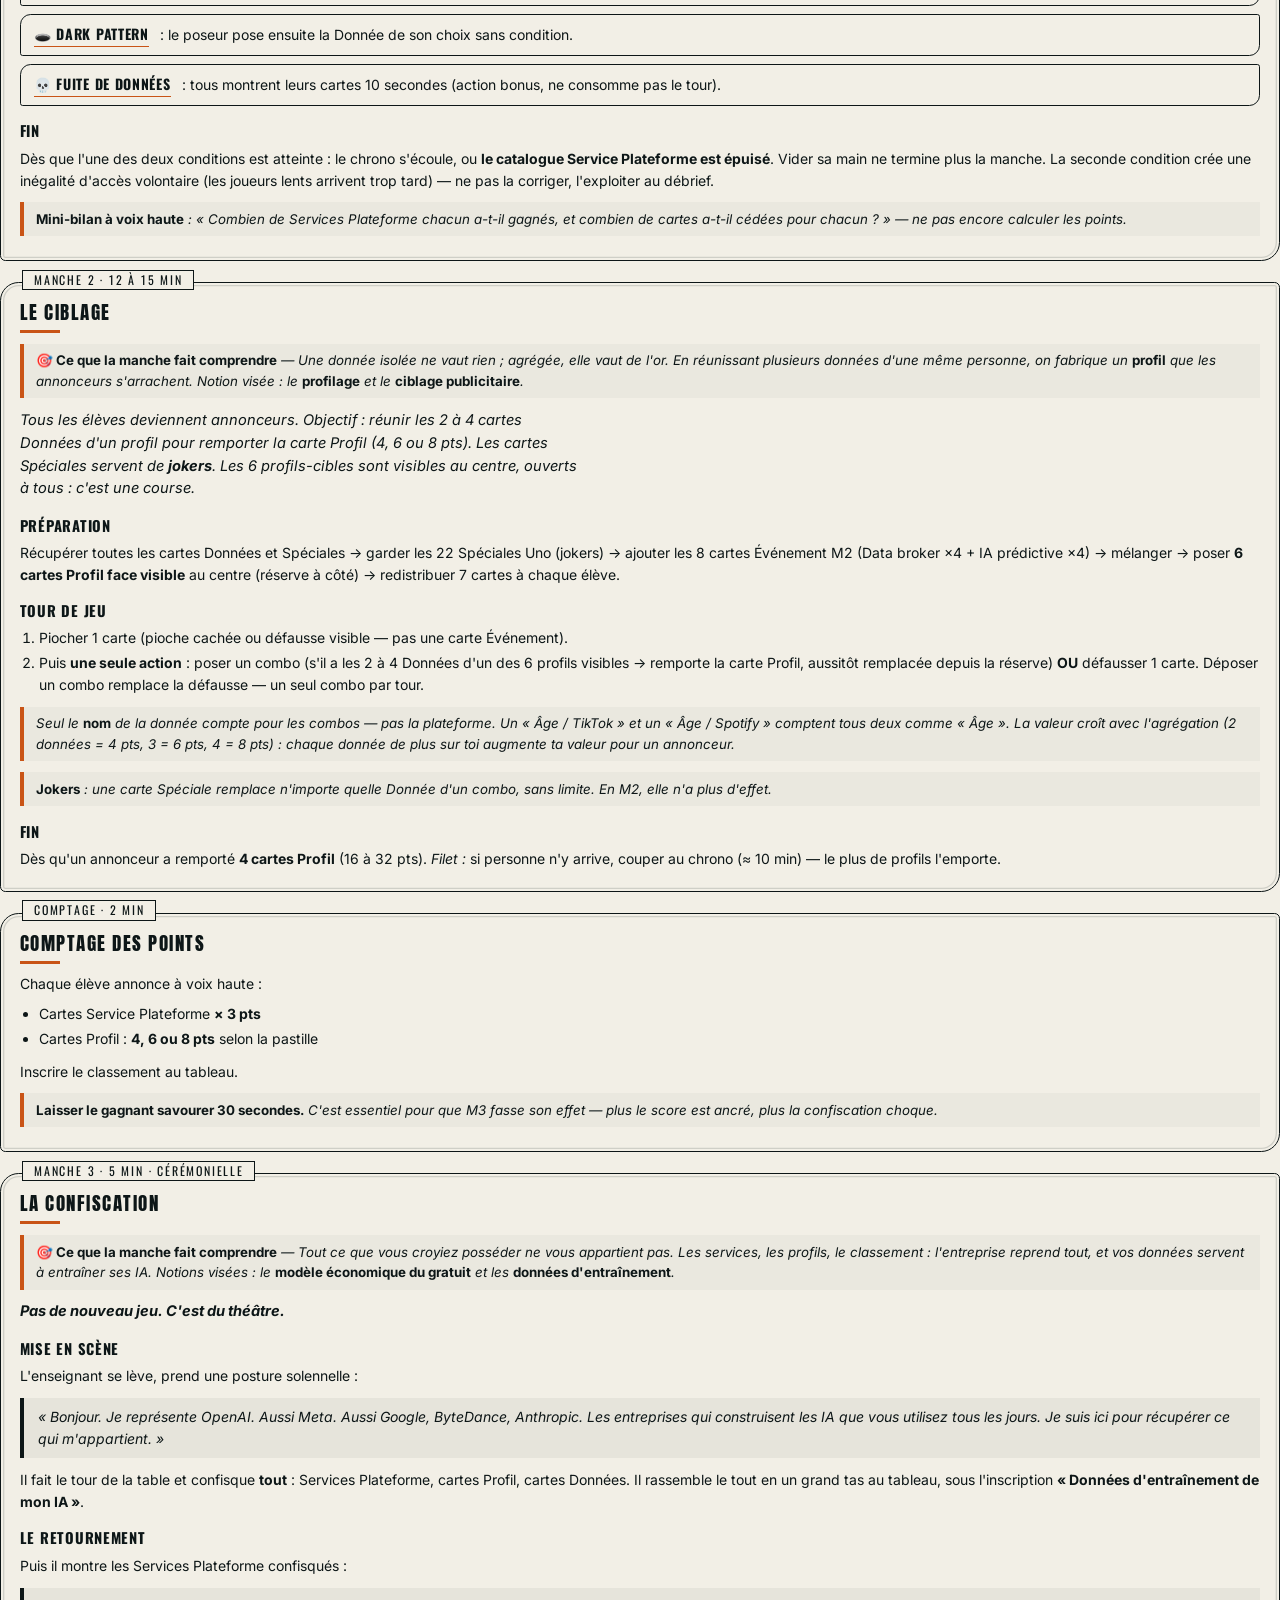
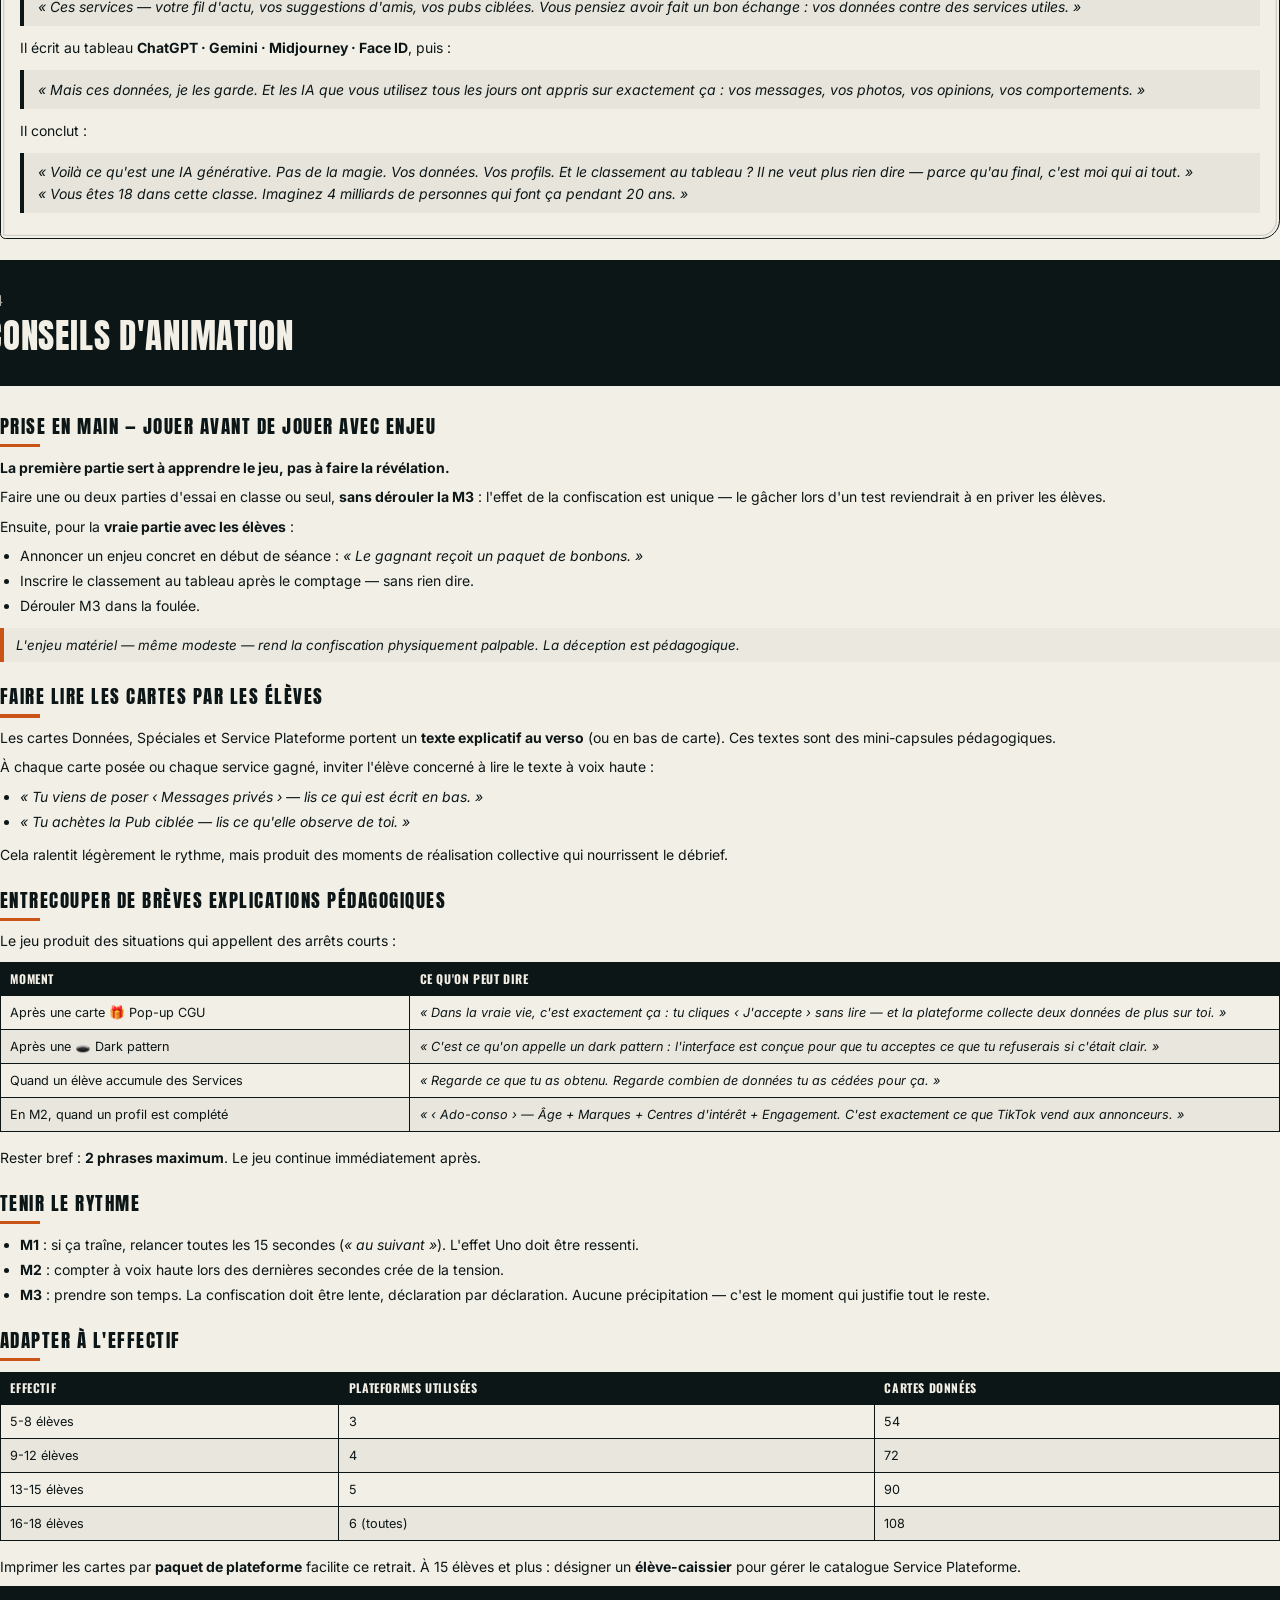
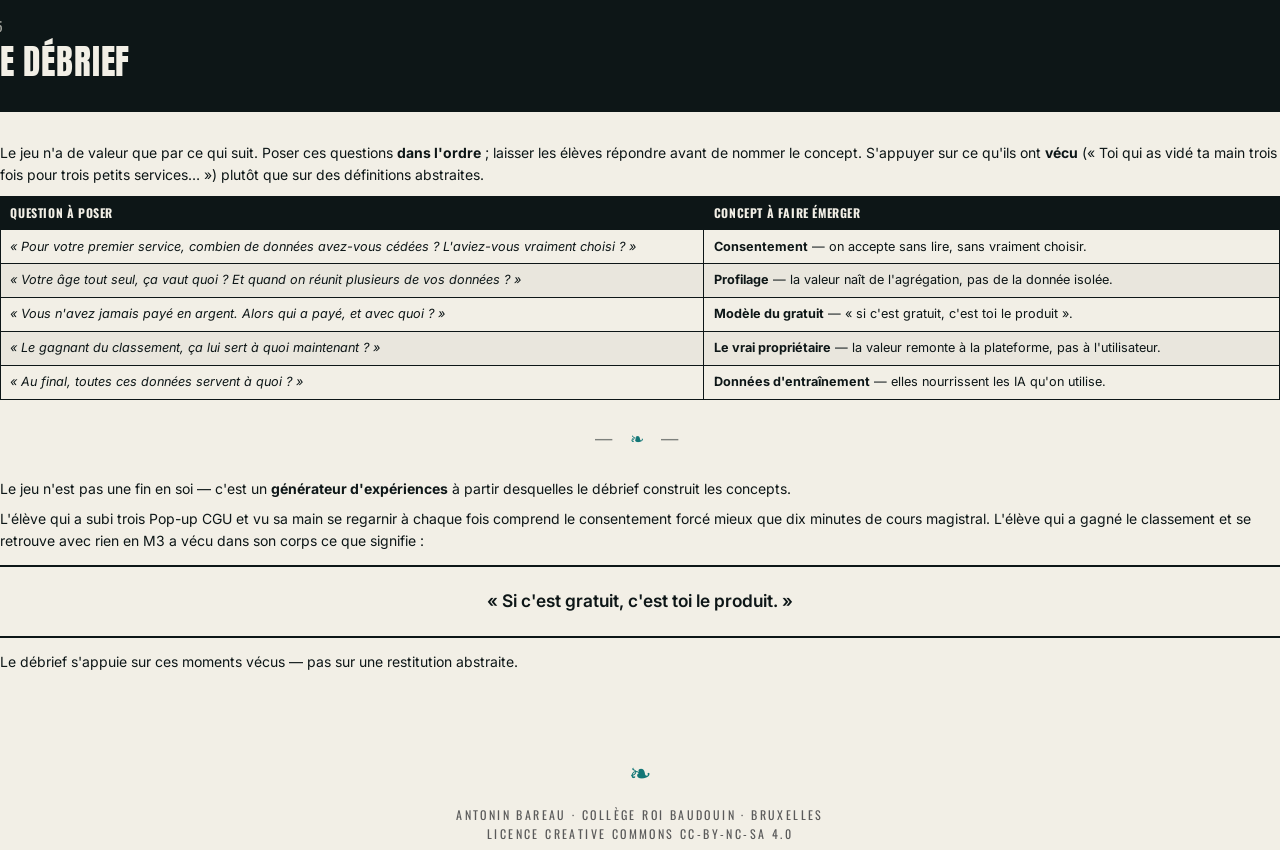
<file: sources/manuel-enseignant.html>
<!DOCTYPE html>
<html lang="fr">
<head>
<meta charset="UTF-8">
<title>Manuel enseignant — Le marché aux données</title>
<style>
  @import url('https://fonts.googleapis.com/css2?family=Anton&family=Oswald:wght@400;700&family=Inter:wght@400;600&display=swap');

  :root {
    --ink:    #0D1617;
    --paper:  #F2EFE6;
    --teal:   #127676;   /* lit comme gris foncé en N&B */
    --orange: #C95416;   /* lit comme gris moyen en N&B */
    --grey:   #5a5a5a;
  }

  @page {
    size: A4;
    margin: 22mm 18mm 22mm 18mm;
    @bottom-center {
      content: "Le marché aux données  ·  Manuel enseignant  ·  page " counter(page) " / " counter(pages);
      font-family: 'Oswald', sans-serif;
      font-size: 8pt;
      letter-spacing: 0.1em;
      text-transform: uppercase;
      color: var(--grey);
    }
    @top-right {
      content: "❧";
      color: var(--teal);
      font-size: 11pt;
    }
  }

  @page :first {
    @bottom-center { content: none; }
    @top-right { content: none; }
  }

  * { box-sizing: border-box; }
  html, body { margin: 0; padding: 0; }

  body {
    font-family: 'Inter', sans-serif;
    font-size: 10.5pt;
    line-height: 1.55;
    color: var(--ink);
    background: var(--paper);
  }

  h1, h2, h3, h4 {
    font-family: 'Anton', 'Oswald', sans-serif;
    font-weight: normal;
    text-transform: uppercase;
    letter-spacing: 0.08em;
    color: var(--ink);
    line-height: 1.15;
  }

  h2 {
    font-size: 19pt;
    margin-top: 1.5em;
    margin-bottom: 0.6em;
    padding-bottom: 0.3em;
    border-bottom: 1.5pt solid var(--ink);
    page-break-after: avoid;
  }
  h2::before {
    content: "";
    display: inline-block;
    width: 14px;
    height: 14px;
    margin-right: 0.4em;
    background: var(--ink);
    transform: rotate(45deg) translateY(-2px);
    vertical-align: middle;
  }

  h3 {
    font-size: 14pt;
    margin-top: 1.3em;
    margin-bottom: 0.5em;
    color: var(--ink);
    page-break-after: avoid;
  }
  h3::after {
    content: "";
    display: block;
    width: 40px;
    height: 2.5pt;
    background: var(--orange);
    margin-top: 0.35em;
  }

  h4 {
    font-family: 'Oswald', sans-serif;
    font-weight: 700;
    font-size: 11pt;
    margin-top: 1.2em;
    margin-bottom: 0.4em;
    letter-spacing: 0.05em;
    page-break-after: avoid;
  }

  p { margin: 0.55em 0; orphans: 3; widows: 3; }
  strong { font-weight: 700; }
  em { font-style: italic; }

  ul, ol { padding-left: 1.4em; margin: 0.5em 0 0.8em; }
  li { margin-bottom: 0.25em; }

  /* ====== Couverture ====== */
  .cover {
    page-break-after: always;
    padding: 22mm 12mm;
    position: relative;
    min-height: 250mm;
    border: 2.5pt solid var(--ink);
    margin: 0;
  }
  .cover-inner {
    border: 1pt solid var(--orange);
    height: 100%;
    padding: 18mm 14mm;
    position: relative;
    min-height: 230mm;
  }
  .cover-eyebrow {
    font-family: 'Oswald', sans-serif;
    font-size: 10pt;
    text-transform: uppercase;
    letter-spacing: 0.35em;
    color: var(--ink);
    margin-bottom: 6mm;
  }
  .cover-title {
    font-family: 'Anton', sans-serif;
    font-size: 56pt;
    line-height: 0.95;
    text-transform: uppercase;
    letter-spacing: 0.04em;
    color: var(--ink);
    margin: 0 0 6mm 0;
  }
  .cover-rule {
    width: 50mm;
    height: 3pt;
    background: var(--orange);
    margin: 8mm 0;
  }
  .cover-sub {
    font-family: 'Inter', sans-serif;
    font-style: italic;
    font-size: 13pt;
    color: var(--ink);
    max-width: 130mm;
    line-height: 1.4;
    margin-bottom: 14mm;
  }
  .cover-meta {
    font-family: 'Oswald', sans-serif;
    font-size: 9.5pt;
    text-transform: uppercase;
    letter-spacing: 0.2em;
    color: var(--grey);
    border-top: 1pt solid var(--ink);
    padding-top: 4mm;
    margin-top: auto;
  }
  .cover-meta span { display: inline-block; margin-right: 8mm; }

  /* Ornement floral simplifié pour la couverture, lisible en N&B */
  .cover-flourish {
    position: absolute;
    width: 50mm; height: 50mm;
    color: var(--teal);
    opacity: 0.7;
  }
  .cover-flourish.tr { top: 6mm; right: 6mm; transform: scaleX(-1); }
  .cover-flourish.bl { bottom: 6mm; left: 6mm; transform: scaleY(-1); }

  .cover-bottom {
    position: absolute;
    bottom: 18mm;
    left: 14mm;
    right: 14mm;
    font-family: 'Oswald', sans-serif;
    font-size: 9pt;
    text-transform: uppercase;
    letter-spacing: 0.15em;
    color: var(--grey);
    display: flex;
    justify-content: space-between;
  }

  /* ====== Sommaire ====== */
  .toc {
    page-break-after: always;
  }
  .toc h2 { margin-top: 0; }
  .toc ol {
    list-style: none;
    padding: 0;
    counter-reset: toc;
  }
  .toc li {
    counter-increment: toc;
    padding: 0.5em 0;
    border-bottom: 0.5pt dotted var(--grey);
    font-family: 'Oswald', sans-serif;
    font-size: 11.5pt;
    text-transform: uppercase;
    letter-spacing: 0.08em;
    display: flex;
    justify-content: space-between;
    align-items: baseline;
  }
  .toc li::before {
    content: counter(toc, decimal-leading-zero) ".";
    color: var(--orange);
    font-weight: 700;
    margin-right: 0.8em;
  }

  /* ====== Tableaux ====== */
  table {
    width: 100%;
    border-collapse: collapse;
    margin: 0.8em 0 1.2em;
    font-size: 9.5pt;
    page-break-inside: avoid;
  }
  th, td {
    border: 0.6pt solid var(--ink);
    padding: 5pt 7pt;
    text-align: left;
    vertical-align: top;
  }
  th {
    background: var(--ink);
    color: var(--paper);
    font-family: 'Oswald', sans-serif;
    font-weight: 700;
    text-transform: uppercase;
    letter-spacing: 0.05em;
    font-size: 9pt;
  }
  tr:nth-child(even) td { background: rgba(13,22,23,0.04); }

  /* ====== Callouts ====== */
  .callout {
    border-left: 3pt solid var(--orange);
    padding: 0.5em 0.9em;
    margin: 0.8em 0;
    background: rgba(13,22,23,0.03);
    font-style: italic;
    font-size: 10pt;
    page-break-inside: avoid;
  }
  .callout strong { font-style: normal; }

  blockquote {
    margin: 0.8em 0;
    padding: 0.6em 1em;
    border-left: 3pt solid var(--ink);
    background: rgba(13,22,23,0.05);
    font-style: italic;
    page-break-inside: avoid;
  }

  /* ====== Séparateur ornemental ====== */
  .sep {
    text-align: center;
    margin: 1.5em 0;
    color: var(--teal);
    font-size: 13pt;
    letter-spacing: 0.4em;
  }
  .sep::before, .sep::after {
    content: "—";
    margin: 0 0.6em;
    color: var(--ink);
    opacity: 0.5;
  }

  /* ====== Encadré pédagogique (cartes spéciales) ====== */
  .special-list { list-style: none; padding: 0; }
  .special-list li {
    border: 0.6pt solid var(--ink);
    border-radius: 8pt 2pt 8pt 2pt;
    padding: 6pt 10pt;
    margin-bottom: 6pt;
    page-break-inside: avoid;
  }
  .special-list .sym {
    display: inline-block;
    font-family: 'Oswald', sans-serif;
    font-weight: 700;
    text-transform: uppercase;
    letter-spacing: 0.05em;
    border-bottom: 1pt solid var(--orange);
    padding-bottom: 1pt;
    margin-right: 0.5em;
  }

  /* ====== Bloc manche (carte de niveau 1 fictive) ====== */
  .manche {
    border: 1pt solid var(--ink);
    border-radius: 14pt 4pt 14pt 4pt;
    padding: 10pt 14pt;
    margin: 1em 0 1.5em;
    box-shadow: inset 0 0 0 1.5pt var(--paper), inset 0 0 0 2.5pt rgba(13,22,23,0.15);
    position: relative;
    page-break-inside: avoid;
  }
  .manche .tag {
    position: absolute;
    top: -10pt;
    left: 16pt;
    background: var(--paper);
    padding: 0 8pt;
    font-family: 'Oswald', sans-serif;
    font-size: 9pt;
    letter-spacing: 0.15em;
    text-transform: uppercase;
    border: 0.6pt solid var(--ink);
  }
  .manche h3 { margin-top: 0.3em; }

  /* ====== Bandeau de section principale ====== */
  .section-band {
    background: var(--ink);
    color: var(--paper);
    padding: 8mm 14mm;
    margin: 0 -18mm 8mm -18mm;
    font-family: 'Anton', sans-serif;
    text-transform: uppercase;
    letter-spacing: 0.06em;
  }
  .section-band .num {
    font-family: 'Oswald', sans-serif;
    font-size: 10pt;
    letter-spacing: 0.3em;
    color: rgba(242,239,230,0.7);
    display: block;
    margin-bottom: 2mm;
  }
  .section-band .ttl {
    font-size: 26pt;
    line-height: 1;
  }

  .lead {
    font-size: 11pt;
    font-style: italic;
    color: var(--ink);
    max-width: 150mm;
    margin: 0.4em 0 1em;
  }

  /* page break helpers */
  .pb { page-break-before: always; }
  .keep { page-break-inside: avoid; }

  /* ornement de fin */
  .end {
    text-align: center;
    margin-top: 3em;
    color: var(--teal);
    font-size: 20pt;
  }
  .end::before { content: "❧"; }

</style>
</head>
<body>

<!-- ============ COUVERTURE ============ -->
<section class="cover">
  <svg class="cover-flourish tr" viewBox="0 0 100 100" fill="currentColor"><path d="M5,95 Q5,5 95,5 Q70,5 55,20 C40,35 45,55 30,65 Q15,75 5,95 Z" opacity="0.25"/><path d="M10,90 Q10,25 75,10" fill="none" stroke="currentColor" stroke-width="3"/><circle cx="75" cy="10" r="6"/><circle cx="55" cy="22" r="4"/><circle cx="38" cy="38" r="3"/><path d="M20,80 Q25,60 40,55 Q55,50 50,35" fill="none" stroke="currentColor" stroke-width="2"/><circle cx="20" cy="80" r="5"/><path d="M60,30 Q70,20 80,25 Q75,35 60,30 Z"/></svg>
  <svg class="cover-flourish bl" viewBox="0 0 100 100" fill="currentColor"><path d="M5,95 Q5,5 95,5 Q70,5 55,20 C40,35 45,55 30,65 Q15,75 5,95 Z" opacity="0.25"/><path d="M10,90 Q10,25 75,10" fill="none" stroke="currentColor" stroke-width="3"/><circle cx="75" cy="10" r="6"/><circle cx="55" cy="22" r="4"/><circle cx="38" cy="38" r="3"/><path d="M20,80 Q25,60 40,55 Q55,50 50,35" fill="none" stroke="currentColor" stroke-width="2"/><circle cx="20" cy="80" r="5"/><path d="M60,30 Q70,20 80,25 Q75,35 60,30 Z"/></svg>

  <div class="cover-inner">
    <p class="cover-eyebrow">Manuel enseignant</p>
    <h1 class="cover-title">Le marché<br>aux<br>données</h1>
    <div class="cover-rule"></div>
    <p class="cover-sub">Un jeu de cartes pour faire vivre l'économie des données et l'entraînement des IA — pas pour l'expliquer.</p>

    <div class="cover-meta">
      <span>FES 6e année</span>
      <span>Module 1</span>
      <span>3 manches</span>
      <span>30 — 45 min</span>
      <span>5 — 18 élèves</span>
    </div>

    <div class="cover-bottom">
      <span>Antonin Bareau · CRBTP · Bruxelles</span>
      <span>CC-BY-NC-SA</span>
    </div>
  </div>
</section>

<!-- ============ SOMMAIRE ============ -->
<section class="toc">
  <h2>Sommaire</h2>
  <ol>
    <li><span>Présentation générale</span></li>
    <li><span>Composition du jeu</span></li>
    <li><span>Règles des trois manches</span></li>
    <li><span>Conseils d'animation</span></li>
    <li><span>Le débrief</span></li>
  </ol>

  <div class="sep">❧</div>
  <p class="lead">Ce manuel rassemble tout ce qu'il faut pour mener une partie en classe : la présentation, les règles synthétiques des trois manches et les conseils de pilotage. La règle complète, plus détaillée, vit en parallèle dans le document <em>Jeu — Le marché aux données</em>.</p>
</section>

<!-- ============ 1. PRÉSENTATION ============ -->
<section class="pb">
  <div class="section-band">
    <span class="num">01</span>
    <span class="ttl">Présentation générale</span>
  </div>

  <p><strong>Le marché aux données</strong> fait vivre aux élèves ce que les plateformes numériques font structurellement&nbsp;: collecter leurs données, les agréger en profils, puis s'en servir pour entraîner des IA — sans que personne n'ait vraiment dit oui.</p>

  <p>Le jeu se joue en <strong>3 manches qui s'empilent</strong>&nbsp;:</p>
  <ul>
    <li><strong>M1</strong> — les élèves sont des <em>utilisateurs</em> qui cèdent leurs données pour obtenir des petits services.</li>
    <li><strong>M2</strong> — ils deviennent des <em>annonceurs</em> qui combinent ces données pour construire des profils ciblés.</li>
    <li><strong>M3</strong> — l'enseignant entre en scène comme une <em>entreprise d'IA</em> et confisque tout.</li>
  </ul>

  <p>Toute la classe joue ensemble autour d'une grande table.</p>

  <div class="callout"><strong>L'effet pédagogique repose sur la surprise de M3</strong> — ne rien révéler avant. La force du jeu tient à ce retournement&nbsp;: la révélation perd 80 % de son impact si elle est anticipée.</div>
</section>

<!-- ============ 2. COMPOSITION ============ -->
<section class="pb">
  <div class="section-band">
    <span class="num">02</span>
    <span class="ttl">Composition du jeu</span>
  </div>

  <table>
    <thead>
      <tr><th>Composant</th><th>Quantité (max)</th><th>Rôle</th></tr>
    </thead>
    <tbody>
      <tr><td><strong>Cartes Données</strong></td><td>108</td><td>Monnaie de base — se défaussent en M1, forment des combos en M2</td></tr>
      <tr><td><strong>Cartes Spéciales Uno</strong></td><td>22</td><td>Perturbent M1 (Pop-up CGU, Dark pattern, etc.), deviennent des jokers en M2</td></tr>
      <tr><td><strong>Cartes Événement M2</strong></td><td>8</td><td>S'ajoutent en M2 (Data broker ×4, IA prédictive ×4)</td></tr>
      <tr><td><strong>Cartes Service Plateforme</strong></td><td>24</td><td>Gagnées en M1 en vidant sa main, 3 pts chacune : trophées qui semblent valoir quelque chose</td></tr>
      <tr><td><strong>Cartes Profil</strong></td><td>60</td><td>Remportées en M2 en combinant 2 à 4 Données : 4, 6 ou 8 pts selon le nombre de Données (20 profils × 3)</td></tr>
    </tbody>
  </table>

  <p><strong>Total&nbsp;:</strong> 222 cartes à effectif maximum (16-18 élèves). Adapter le nombre de cartes Données à l'effectif (voir §4 du document de règles complètes).</p>

  <h3>Les cartes Données — deux axes de matching</h3>
  <p>Chaque carte combine <strong>une plateforme</strong> (YouTube, Spotify, TikTok, Instagram, WhatsApp, Snapchat) et <strong>une catégorie</strong> (Identité, Consommation, Mouvement, Expression, Relation, Comportement).</p>
  <p>En M1, on peut poser une carte si elle partage <strong>la même plateforme OU la même catégorie</strong> que la carte d'appel.</p>
</section>

<!-- ============ 3. RÈGLES ============ -->
<section class="pb">
  <div class="section-band">
    <span class="num">03</span>
    <span class="ttl">Règles des trois manches</span>
  </div>

  <h3>Avant de commencer</h3>
  <p>Distribuer <strong>7 cartes Données</strong> à chaque élève. Retourner une carte au centre (carte d'appel). Étaler les <strong>24 cartes Service Plateforme face visible</strong> devant soi (catalogue).</p>

  <div class="manche" style="page-break-inside: auto;">
    <span class="tag">Manche 1 · 12 min</span>
    <h3>L'inscription</h3>
    <div class="callout"><strong>🎯 Ce que la manche fait comprendre</strong> — <em>S'inscrire, c'est payer.</em> Par une foule de petits gestes anodins (créer un compte, cliquer « J'accepte »), on cède ses données contre des services « gratuits ». Notion visée&nbsp;: le <strong>consentement</strong>, le plus souvent ni libre ni éclairé.</div>
    <p class="lead">Chaque élève est un utilisateur. Il cède ses cartes Données le plus vite possible&nbsp;: <strong>chaque fois qu'il vide sa main, il gagne un Service Plateforme</strong>.</p>

    <h4>Tour de jeu (sens horaire)</h4>
    <p>Chaque élève choisit <strong>une</strong> action&nbsp;:</p>
    <ol>
      <li><strong>Se défausser</strong>&nbsp;: poser une ou plusieurs cartes Données en chaîne (la 1ère matche la carte d'appel par la plateforme ou la catégorie, chacune des suivantes matche la précédente). Ou poser une carte Spéciale (sans condition), effet immédiat.</li>
      <li><strong>Piocher</strong>&nbsp;: prendre 1 carte et passer son tour (choix libre, même si on pouvait jouer).</li>
    </ol>
    <p><strong>Main vide</strong>&nbsp;: l'élève choisit une carte Service Plateforme dans le catalogue, la garde devant lui, <strong>repioche 5 cartes</strong> et continue.</p>

    <h4>Effets des cartes Spéciales</h4>
    <p>Chaque Spéciale porte en pied une ligne « Ensuite » qui dit ce qui se passe après elle.</p>
    <ul class="special-list">
      <li><span class="sym">🎁 Pop-up CGU</span>&nbsp;: le joueur suivant pioche 2 cartes et passe son tour.</li>
      <li><span class="sym">🔄 Synchronisation</span>&nbsp;: le poseur choisit la nouvelle plateforme exigée par la pile.</li>
      <li><span class="sym">🔔 Notification push</span>&nbsp;: le poseur enchaîne 2 cartes Données en chaîne.</li>
      <li><span class="sym">🕳️ Dark pattern</span>&nbsp;: le poseur pose ensuite la Donnée de son choix sans condition.</li>
      <li><span class="sym">💀 Fuite de données</span>&nbsp;: tous montrent leurs cartes 10 secondes (action bonus, ne consomme pas le tour).</li>
    </ul>

    <h4>Fin</h4>
    <p>Dès que l'une des deux conditions est atteinte&nbsp;: le chrono s'écoule, ou <strong>le catalogue Service Plateforme est épuisé</strong>. Vider sa main ne termine plus la manche. La seconde condition crée une inégalité d'accès volontaire (les joueurs lents arrivent trop tard) — ne pas la corriger, l'exploiter au débrief.</p>
    <div class="callout"><strong>Mini-bilan à voix haute</strong> : <em>« Combien de Services Plateforme chacun a-t-il gagnés, et combien de cartes a-t-il cédées pour chacun ? »</em> — ne pas encore calculer les points.</div>
  </div>

  <div class="manche">
    <span class="tag">Manche 2 · 12 à 15 min</span>
    <h3>Le ciblage</h3>
    <div class="callout"><strong>🎯 Ce que la manche fait comprendre</strong> — <em>Une donnée isolée ne vaut rien ; agrégée, elle vaut de l'or.</em> En réunissant plusieurs données d'une même personne, on fabrique un <strong>profil</strong> que les annonceurs s'arrachent. Notion visée&nbsp;: le <strong>profilage</strong> et le <strong>ciblage publicitaire</strong>.</div>
    <p class="lead">Tous les élèves deviennent annonceurs. Objectif&nbsp;: réunir les 2 à 4 cartes Données d'un profil pour remporter la carte Profil (4, 6 ou 8 pts). Les cartes Spéciales servent de <strong>jokers</strong>. Les 6 profils-cibles sont visibles au centre, ouverts à tous&nbsp;: c'est une course.</p>

    <h4>Préparation</h4>
    <p>Récupérer toutes les cartes Données et Spéciales → garder les 22 Spéciales Uno (jokers) → ajouter les 8 cartes Événement M2 (Data broker ×4 + IA prédictive ×4) → mélanger → poser <strong>6 cartes Profil face visible</strong> au centre (réserve à côté) → redistribuer 7 cartes à chaque élève.</p>

    <h4>Tour de jeu</h4>
    <ol>
      <li>Piocher 1 carte (pioche cachée ou défausse visible — pas une carte Événement).</li>
      <li>Puis <strong>une seule action</strong>&nbsp;: poser un combo (s'il a les 2 à 4 Données d'un des 6 profils visibles → remporte la carte Profil, aussitôt remplacée depuis la réserve) <strong>OU</strong> défausser 1 carte. Déposer un combo remplace la défausse — un seul combo par tour.</li>
    </ol>

    <div class="callout">Seul le <strong>nom</strong> de la donnée compte pour les combos — pas la plateforme. Un « Âge / TikTok » et un « Âge / Spotify » comptent tous deux comme « Âge ». La valeur croît avec l'agrégation (2 données = 4 pts, 3 = 6 pts, 4 = 8 pts)&nbsp;: <em>chaque donnée de plus sur toi augmente ta valeur pour un annonceur.</em></div>

    <div class="callout"><strong>Jokers</strong>&nbsp;: une carte Spéciale remplace n'importe quelle Donnée d'un combo, sans limite. En M2, elle n'a plus d'effet.</div>

    <h4>Fin</h4>
    <p>Dès qu'un annonceur a remporté <strong>4 cartes Profil</strong> (16 à 32 pts). <em>Filet&nbsp;:</em> si personne n'y arrive, couper au chrono (≈ 10 min) — le plus de profils l'emporte.</p>
  </div>

  <div class="manche keep">
    <span class="tag">Comptage · 2 min</span>
    <h3>Comptage des points</h3>
    <p>Chaque élève annonce à voix haute&nbsp;:</p>
    <ul>
      <li>Cartes Service Plateforme <strong>× 3 pts</strong></li>
      <li>Cartes Profil&nbsp;: <strong>4, 6 ou 8 pts</strong> selon la pastille</li>
    </ul>
    <p>Inscrire le classement au tableau.</p>
    <div class="callout"><strong>Laisser le gagnant savourer 30 secondes.</strong> C'est essentiel pour que M3 fasse son effet — plus le score est ancré, plus la confiscation choque.</div>
  </div>

  <div class="manche">
    <span class="tag">Manche 3 · 5 min · cérémonielle</span>
    <h3>La confiscation</h3>
    <div class="callout"><strong>🎯 Ce que la manche fait comprendre</strong> — <em>Tout ce que vous croyiez posséder ne vous appartient pas.</em> Les services, les profils, le classement&nbsp;: l'entreprise reprend tout, et vos données servent à entraîner ses IA. Notions visées&nbsp;: le <strong>modèle économique du gratuit</strong> et les <strong>données d'entraînement</strong>.</div>
    <p class="lead"><strong>Pas de nouveau jeu. C'est du théâtre.</strong></p>

    <h4>Mise en scène</h4>
    <p>L'enseignant se lève, prend une posture solennelle&nbsp;:</p>
    <blockquote>« Bonjour. Je représente OpenAI. Aussi Meta. Aussi Google, ByteDance, Anthropic. Les entreprises qui construisent les IA que vous utilisez tous les jours. Je suis ici pour récupérer ce qui m'appartient. »</blockquote>

    <p>Il fait le tour de la table et confisque <strong>tout</strong>&nbsp;: Services Plateforme, cartes Profil, cartes Données. Il rassemble le tout en un grand tas au tableau, sous l'inscription <strong>« Données d'entraînement de mon IA »</strong>.</p>

    <h4>Le retournement</h4>
    <p>Puis il montre les Services Plateforme confisqués&nbsp;:</p>
    <blockquote>« Ces services — votre fil d'actu, vos suggestions d'amis, vos pubs ciblées. Vous pensiez avoir fait un bon échange&nbsp;: vos données contre des services utiles. »</blockquote>

    <p>Il écrit au tableau <strong>ChatGPT · Gemini · Midjourney · Face ID</strong>, puis&nbsp;:</p>
    <blockquote>« Mais ces données, je les garde. Et les IA que vous utilisez tous les jours ont appris sur exactement ça&nbsp;: vos messages, vos photos, vos opinions, vos comportements. »</blockquote>

    <p>Il conclut&nbsp;:</p>
    <blockquote>« Voilà ce qu'est une IA générative. Pas de la magie. Vos données. Vos profils. Et le classement au tableau ? Il ne veut plus rien dire — parce qu'au final, c'est moi qui ai tout. »<br>
    « Vous êtes 18 dans cette classe. Imaginez 4 milliards de personnes qui font ça pendant 20 ans. »</blockquote>
  </div>
</section>

<!-- ============ 4. CONSEILS ============ -->
<section class="pb">
  <div class="section-band">
    <span class="num">04</span>
    <span class="ttl">Conseils d'animation</span>
  </div>

  <h3>Prise en main — jouer avant de jouer avec enjeu</h3>
  <p><strong>La première partie sert à apprendre le jeu, pas à faire la révélation.</strong></p>
  <p>Faire une ou deux parties d'essai en classe ou seul, <strong>sans dérouler la M3</strong>&nbsp;: l'effet de la confiscation est unique — le gâcher lors d'un test reviendrait à en priver les élèves.</p>
  <p>Ensuite, pour la <strong>vraie partie avec les élèves</strong>&nbsp;:</p>
  <ul>
    <li>Annoncer un enjeu concret en début de séance&nbsp;: <em>« Le gagnant reçoit un paquet de bonbons. »</em></li>
    <li>Inscrire le classement au tableau après le comptage — sans rien dire.</li>
    <li>Dérouler M3 dans la foulée.</li>
  </ul>
  <div class="callout">L'enjeu matériel — même modeste — rend la confiscation physiquement palpable. La déception est pédagogique.</div>

  <h3>Faire lire les cartes par les élèves</h3>
  <p>Les cartes Données, Spéciales et Service Plateforme portent un <strong>texte explicatif au verso</strong> (ou en bas de carte). Ces textes sont des mini-capsules pédagogiques.</p>
  <p>À chaque carte posée ou chaque service gagné, inviter l'élève concerné à lire le texte à voix haute&nbsp;:</p>
  <ul>
    <li><em>« Tu viens de poser ‹ Messages privés › — lis ce qui est écrit en bas. »</em></li>
    <li><em>« Tu achètes la Pub ciblée — lis ce qu'elle observe de toi. »</em></li>
  </ul>
  <p>Cela ralentit légèrement le rythme, mais produit des moments de réalisation collective qui nourrissent le débrief.</p>

  <h3>Entrecouper de brèves explications pédagogiques</h3>
  <p>Le jeu produit des situations qui appellent des arrêts courts&nbsp;:</p>
  <table>
    <thead><tr><th style="width: 32%;">Moment</th><th>Ce qu'on peut dire</th></tr></thead>
    <tbody>
      <tr><td>Après une carte 🎁 Pop-up CGU</td><td><em>« Dans la vraie vie, c'est exactement ça : tu cliques ‹ J'accepte › sans lire — et la plateforme collecte deux données de plus sur toi. »</em></td></tr>
      <tr><td>Après une 🕳️ Dark pattern</td><td><em>« C'est ce qu'on appelle un dark pattern : l'interface est conçue pour que tu acceptes ce que tu refuserais si c'était clair. »</em></td></tr>
      <tr><td>Quand un élève accumule des Services</td><td><em>« Regarde ce que tu as obtenu. Regarde combien de données tu as cédées pour ça. »</em></td></tr>
      <tr><td>En M2, quand un profil est complété</td><td><em>« ‹ Ado-conso › — Âge + Marques + Centres d'intérêt + Engagement. C'est exactement ce que TikTok vend aux annonceurs. »</em></td></tr>
    </tbody>
  </table>
  <p>Rester bref&nbsp;: <strong>2 phrases maximum</strong>. Le jeu continue immédiatement après.</p>

  <h3>Tenir le rythme</h3>
  <ul>
    <li><strong>M1</strong>&nbsp;: si ça traîne, relancer toutes les 15 secondes (<em>« au suivant »</em>). L'effet Uno doit être ressenti.</li>
    <li><strong>M2</strong>&nbsp;: compter à voix haute lors des dernières secondes crée de la tension.</li>
    <li><strong>M3</strong>&nbsp;: prendre son temps. La confiscation doit être lente, déclaration par déclaration. Aucune précipitation — c'est le moment qui justifie tout le reste.</li>
  </ul>

  <h3>Adapter à l'effectif</h3>
  <table>
    <thead><tr><th>Effectif</th><th>Plateformes utilisées</th><th>Cartes Données</th></tr></thead>
    <tbody>
      <tr><td>5-8 élèves</td><td>3</td><td>54</td></tr>
      <tr><td>9-12 élèves</td><td>4</td><td>72</td></tr>
      <tr><td>13-15 élèves</td><td>5</td><td>90</td></tr>
      <tr><td>16-18 élèves</td><td>6 (toutes)</td><td>108</td></tr>
    </tbody>
  </table>
  <p>Imprimer les cartes par <strong>paquet de plateforme</strong> facilite ce retrait. À 15 élèves et plus&nbsp;: désigner un <strong>élève-caissier</strong> pour gérer le catalogue Service Plateforme.</p>
</section>

<!-- ============ 5. CE QUI COMPTE ============ -->
<section class="pb">
  <div class="section-band">
    <span class="num">05</span>
    <span class="ttl">Le débrief</span>
  </div>

  <p>Le jeu n'a de valeur que par ce qui suit. Poser ces questions <strong>dans l'ordre</strong>&nbsp;; laisser les élèves répondre avant de nommer le concept. S'appuyer sur ce qu'ils ont <strong>vécu</strong> (« Toi qui as vidé ta main trois fois pour trois petits services… ») plutôt que sur des définitions abstraites.</p>

  <table>
    <thead><tr><th style="width: 55%;">Question à poser</th><th>Concept à faire émerger</th></tr></thead>
    <tbody>
      <tr><td><em>« Pour votre premier service, combien de données avez-vous cédées ? L'aviez-vous vraiment choisi ? »</em></td><td><strong>Consentement</strong> — on accepte sans lire, sans vraiment choisir.</td></tr>
      <tr><td><em>« Votre âge tout seul, ça vaut quoi ? Et quand on réunit plusieurs de vos données ? »</em></td><td><strong>Profilage</strong> — la valeur naît de l'agrégation, pas de la donnée isolée.</td></tr>
      <tr><td><em>« Vous n'avez jamais payé en argent. Alors qui a payé, et avec quoi ? »</em></td><td><strong>Modèle du gratuit</strong> — « si c'est gratuit, c'est toi le produit ».</td></tr>
      <tr><td><em>« Le gagnant du classement, ça lui sert à quoi maintenant ? »</em></td><td><strong>Le vrai propriétaire</strong> — la valeur remonte à la plateforme, pas à l'utilisateur.</td></tr>
      <tr><td><em>« Au final, toutes ces données servent à quoi ? »</em></td><td><strong>Données d'entraînement</strong> — elles nourrissent les IA qu'on utilise.</td></tr>
    </tbody>
  </table>

  <div class="sep">❧</div>

  <p>Le jeu n'est pas une fin en soi — c'est un <strong>générateur d'expériences</strong> à partir desquelles le débrief construit les concepts.</p>

  <p>L'élève qui a subi trois Pop-up CGU et vu sa main se regarnir à chaque fois comprend le consentement forcé mieux que dix minutes de cours magistral. L'élève qui a gagné le classement et se retrouve avec rien en M3 a vécu dans son corps ce que signifie&nbsp;:</p>

  <blockquote style="font-size: 13pt; font-weight: 600; text-align: center; padding: 1.2em; border-left: none; border-top: 1.5pt solid var(--ink); border-bottom: 1.5pt solid var(--ink); background: transparent; font-style: normal;">
    « Si c'est gratuit, c'est toi le produit. »
  </blockquote>

  <p>Le débrief s'appuie sur ces moments vécus — pas sur une restitution abstraite.</p>

  <div class="end"></div>

  <p style="text-align: center; margin-top: 1em; font-family: 'Oswald', sans-serif; text-transform: uppercase; letter-spacing: 0.2em; font-size: 9pt; color: var(--grey);">
    Antonin Bareau · Collège Roi Baudouin · Bruxelles<br>
    Licence Creative Commons CC-BY-NC-SA 4.0
  </p>
</section>

</body>
</html>
</file>
<file: assets/css/style.css>
/* ===========================================================
   Le marché aux données — charte rétrofuturiste (Antonin Bareau)
   =========================================================== */

@import url('https://fonts.googleapis.com/css2?family=Anton&family=Oswald:wght@400;700&family=Inter:wght@400;600&display=swap');

:root {
  --retro-teal:   #127676;
  --retro-orange: #E4632E;
  --retro-jaune:  #E3A535;
  --retro-ink:    #0D1617;
  --retro-paper:  #F2EFE6;
}

* { box-sizing: border-box; margin: 0; padding: 0; }

html { scroll-behavior: smooth; }

body {
  font-family: 'Inter', system-ui, sans-serif;
  font-size: 1rem;
  line-height: 1.7;
  color: var(--retro-ink);
  background-color: var(--retro-ink);
  background-image: url('../img/fond_art_nouveau.jpg');
  background-size: cover;
  background-position: center;
  background-attachment: fixed;
  min-height: 100vh;
}

h1, h2, h3 {
  font-family: 'Anton', 'Oswald', sans-serif;
  text-transform: uppercase;
  letter-spacing: 0.08em;
  line-height: 1.1;
}

a { color: var(--retro-orange); text-decoration: none; }
a:hover { color: var(--retro-jaune); }

p { margin-bottom: 1rem; }

button, a, [role="button"] { min-height: 44px; }

/* ===== Page frame ===== */
.page-frame {
  position: relative;
  background: var(--retro-paper);
  border: 3px solid var(--retro-orange);
  box-shadow: inset 0 0 0 2px var(--retro-teal);
  border-radius: 24px 8px 24px 8px;
  margin: 16px;
  overflow: clip;
}

@media (min-width: 640px) {
  .page-frame { margin: 40px; }
}
@media (min-width: 1024px) {
  .page-frame { margin: 80px 120px; }
}

/* Coins ornés — variante B (Floral Nouveau) */
.corner-flourish {
  position: absolute;
  color: var(--retro-teal);
  opacity: 0.55;
  pointer-events: none;
  width: 36px;
  height: 36px;
  z-index: 2;
}
.corner-flourish.top-left  { top: 8px; left: 8px; }
.corner-flourish.top-right { top: 8px; right: 8px; transform: scaleX(-1); }
.corner-flourish.bottom-left  { bottom: 8px; left: 8px; transform: scaleY(-1); }
.corner-flourish.bottom-right { bottom: 8px; right: 8px; transform: scale(-1); }

@media (min-width: 640px) { .corner-flourish { width: 48px; height: 48px; } }
@media (min-width: 1024px) { .corner-flourish { width: 60px; height: 60px; } }

/* ===== Header sticky ===== */
.retro-header {
  position: sticky;
  top: 0;
  z-index: 100;
  background: var(--retro-ink);
  border-bottom: 3px solid var(--retro-teal);
  padding: 1rem 1.25rem;
  display: flex;
  justify-content: space-between;
  align-items: center;
  flex-wrap: wrap;
  gap: 0.75rem;
}

.retro-logo {
  font-family: 'Anton', sans-serif;
  font-size: 1.25rem;
  color: var(--retro-jaune);
  text-transform: uppercase;
  letter-spacing: 0.12em;
}
.retro-logo a { color: inherit; }

.retro-nav-links {
  display: none;
  gap: 1.5rem;
  align-items: center;
}
.retro-nav-link {
  color: var(--retro-paper);
  font-family: 'Oswald', sans-serif;
  text-transform: uppercase;
  letter-spacing: 0.08em;
  font-size: 0.95rem;
  border-bottom: 2px solid transparent;
  padding: 0.25rem 0;
  transition: color 0.2s, border-color 0.2s;
}
.retro-nav-link:hover,
.retro-nav-link.active { color: var(--retro-jaune); border-bottom-color: var(--retro-jaune); }

.retro-nav-burger {
  display: flex;
  flex-direction: column;
  justify-content: space-around;
  width: 44px;
  height: 44px;
  background: transparent;
  border: 2px solid var(--retro-teal);
  border-radius: 6px;
  padding: 8px;
  cursor: pointer;
}
.retro-nav-burger span {
  display: block;
  height: 2px;
  background: var(--retro-jaune);
  border-radius: 2px;
}

.retro-nav-mobile {
  display: none;
  flex-direction: column;
  width: 100%;
  margin-top: 0.75rem;
  gap: 0.75rem;
  padding-top: 0.75rem;
  border-top: 1px solid rgba(242,239,230,0.15);
}
.retro-nav-mobile.open { display: flex; }
.retro-nav-mobile .retro-nav-link {
  display: block;
  font-size: 1.1rem;
}

@media (min-width: 768px) {
  .retro-header { padding: 1rem 2.5rem; }
  .retro-logo { font-size: 1.5rem; }
  .retro-nav-links { display: flex; }
  .retro-nav-burger, .retro-nav-mobile { display: none !important; }
}

/* ===== Hero ===== */
.retro-hero {
  background: var(--retro-ink);
  color: var(--retro-paper);
  padding: 3rem 1.25rem;
  position: relative;
  overflow: hidden;
}

.retro-hero-inner {
  display: grid;
  grid-template-columns: 1fr;
  gap: 2.5rem;
  align-items: center;
  max-width: 1200px;
  margin: 0 auto;
}

.retro-hero-eyebrow {
  font-family: 'Oswald', sans-serif;
  color: var(--retro-jaune);
  text-transform: uppercase;
  letter-spacing: 0.2em;
  font-size: 0.875rem;
  margin-bottom: 1rem;
}

.retro-hero-title {
  font-family: 'Anton', sans-serif;
  font-size: clamp(2.5rem, 8vw, 5rem);
  color: var(--retro-paper);
  line-height: 1.05;
  margin-bottom: 1.5rem;
  text-transform: uppercase;
  letter-spacing: 0.05em;
}
.retro-hero-title span { color: var(--retro-orange); }

.retro-hero-sub {
  font-size: 1.15rem;
  color: rgba(242,239,230,0.85);
  margin-bottom: 2rem;
  max-width: 36rem;
}

.retro-hero-visual {
  display: flex;
  justify-content: center;
  align-items: center;
  padding: 1rem;
}
.retro-hero-visual svg {
  width: 100%;
  max-width: 380px;
  height: auto;
}

@media (min-width: 1024px) {
  .retro-hero { padding: 5rem 2.5rem; min-height: 70vh; }
  .retro-hero-inner { grid-template-columns: 1fr 1fr; gap: 4rem; }
  .retro-hero-visual { order: -1; }
}

/* ===== Buttons ===== */
.retro-btn {
  display: inline-block;
  font-family: 'Oswald', sans-serif;
  text-transform: uppercase;
  letter-spacing: 0.12em;
  font-size: 0.95rem;
  padding: 0.9rem 1.75rem;
  border-radius: 12px 4px 12px 4px;
  border: 2px solid var(--retro-orange);
  background: var(--retro-orange);
  color: var(--retro-paper);
  cursor: pointer;
  transition: transform 0.2s, box-shadow 0.2s, background 0.2s;
}
.retro-btn:hover {
  background: var(--retro-jaune);
  border-color: var(--retro-jaune);
  color: var(--retro-ink);
  transform: translateY(-2px);
  box-shadow: 0 8px 20px rgba(228,99,46,0.3);
}
.retro-btn-secondary {
  background: transparent;
  color: var(--retro-paper);
}
.retro-btn-secondary:hover {
  background: var(--retro-paper);
  color: var(--retro-ink);
}

/* ===== Sections ===== */
.retro-section-light { background: var(--retro-paper); padding: 4rem 1.25rem; }
.retro-section-dark  { background: var(--retro-ink); padding: 4rem 1.25rem; color: var(--retro-paper); }

@media (min-width: 1024px) {
  .retro-section-light, .retro-section-dark { padding: 5rem 2.5rem; }
}

.retro-section-inner { max-width: 1100px; margin: 0 auto; }

.retro-section-title {
  font-family: 'Anton', sans-serif;
  font-size: clamp(1.8rem, 5vw, 3rem);
  text-transform: uppercase;
  letter-spacing: 0.08em;
  margin-bottom: 2rem;
  position: relative;
  color: var(--retro-teal);
}
.retro-section-dark .retro-section-title { color: var(--retro-jaune); }
.retro-section-title::after {
  content: '';
  display: block;
  width: 60px;
  height: 4px;
  background: var(--retro-orange);
  margin-top: 0.75rem;
}

/* ===== Cards ===== */
.cards-grid {
  display: grid;
  grid-template-columns: 1fr;
  gap: 1.25rem;
  margin-top: 2rem;
}
@media (min-width: 640px) {
  .cards-grid { grid-template-columns: repeat(2, 1fr); }
}
@media (min-width: 1024px) {
  .cards-grid { grid-template-columns: repeat(3, 1fr); gap: 1.75rem; }
}

.retro-card-secondary {
  background: var(--retro-paper);
  border: 3px solid var(--retro-teal);
  border-radius: 8px 24px 8px 24px;
  box-shadow: inset 0 0 0 2px var(--retro-orange);
  padding: 1.75rem;
  transition: transform 0.25s ease, box-shadow 0.25s ease;
  color: var(--retro-ink);
}
.retro-card-secondary:hover {
  transform: translateY(-4px);
  box-shadow: inset 0 0 0 2px var(--retro-orange), 0 12px 32px rgba(18,118,118,0.25);
}
.retro-card-secondary h3 {
  font-family: 'Oswald', sans-serif;
  color: var(--retro-orange);
  font-size: 1.35rem;
  margin-bottom: 0.75rem;
  letter-spacing: 0.05em;
}

.retro-card-tertiary {
  background: var(--retro-paper);
  border: 2px solid var(--retro-teal);
  border-radius: 12px 4px 12px 4px;
  box-shadow: inset 0 0 0 1px var(--retro-orange);
  padding: 1rem 1.25rem;
  color: var(--retro-ink);
}

/* ===== Citation ===== */
.retro-quote {
  margin: 3rem auto 0;
  max-width: 760px;
  padding: 2rem;
  border-left: 4px solid var(--retro-orange);
  background: rgba(18,118,118,0.05);
  font-family: 'Inter', sans-serif;
  font-size: 1.15rem;
  font-style: italic;
  line-height: 1.6;
  color: var(--retro-ink);
  border-radius: 0 16px 0 16px;
}
.retro-section-dark .retro-quote {
  color: var(--retro-paper);
  background: rgba(228,99,46,0.08);
}
.retro-quote cite {
  display: block;
  margin-top: 1rem;
  font-family: 'Oswald', sans-serif;
  font-style: normal;
  text-transform: uppercase;
  letter-spacing: 0.08em;
  font-size: 0.9rem;
  color: var(--retro-teal);
}

/* ===== Bio ===== */
.retro-bio {
  max-width: 760px;
  margin: 0 auto;
  font-size: 1.1rem;
  line-height: 1.75;
}
.retro-bio a {
  border-bottom: 2px solid var(--retro-orange);
  padding-bottom: 2px;
}

/* ===== Tables ===== */
.retro-table-wrap { overflow-x: auto; margin: 1.5rem 0 2rem; }
.retro-table {
  width: 100%;
  border-collapse: collapse;
  min-width: 480px;
  font-size: 0.95rem;
  background: var(--retro-paper);
  border: 2px solid var(--retro-teal);
  border-radius: 8px;
  overflow: hidden;
}
.retro-table th, .retro-table td {
  padding: 0.75rem 1rem;
  text-align: left;
  border-bottom: 1px solid rgba(18,118,118,0.2);
  vertical-align: top;
}
.retro-table th {
  background: var(--retro-teal);
  color: var(--retro-paper);
  font-family: 'Oswald', sans-serif;
  text-transform: uppercase;
  letter-spacing: 0.05em;
  font-size: 0.85rem;
}
.retro-table tr:last-child td { border-bottom: none; }
.retro-table tr:nth-child(even) td { background: rgba(18,118,118,0.05); }

/* ===== Règles — sections numérotées ===== */
.rules-block {
  margin: 2.5rem 0;
  padding: 1.5rem 1.75rem;
  background: var(--retro-paper);
  border-left: 5px solid var(--retro-orange);
  border-radius: 0 16px 0 16px;
}
.rules-block h3 {
  font-family: 'Anton', sans-serif;
  color: var(--retro-teal);
  font-size: 1.5rem;
  letter-spacing: 0.05em;
  margin-bottom: 1rem;
  text-transform: uppercase;
}
.rules-block h4 {
  font-family: 'Oswald', sans-serif;
  color: var(--retro-orange);
  font-size: 1.1rem;
  text-transform: uppercase;
  letter-spacing: 0.05em;
  margin: 1.25rem 0 0.5rem;
}
.rules-block ul, .rules-block ol {
  margin: 0.75rem 0 1rem 1.5rem;
}
.rules-block li { margin-bottom: 0.4rem; }

.rules-toc {
  background: rgba(18,118,118,0.07);
  border: 2px solid var(--retro-teal);
  border-radius: 16px 4px 16px 4px;
  padding: 1.25rem 1.5rem;
  margin: 2rem 0;
}
.rules-toc h3 {
  font-family: 'Oswald', sans-serif;
  text-transform: uppercase;
  color: var(--retro-teal);
  font-size: 1rem;
  letter-spacing: 0.1em;
  margin-bottom: 0.75rem;
}
.rules-toc ol { margin-left: 1.5rem; }
.rules-toc a { color: var(--retro-ink); border-bottom: 1px dashed var(--retro-orange); }
.rules-toc a:hover { color: var(--retro-orange); }

/* ===== Téléchargements ===== */
.downloads-grid {
  display: grid;
  grid-template-columns: 1fr;
  gap: 1.5rem;
  margin-top: 2rem;
}
@media (min-width: 768px) {
  .downloads-grid { grid-template-columns: repeat(3, 1fr); }
}

.download-card {
  background: var(--retro-paper);
  border: 3px solid var(--retro-teal);
  border-radius: 8px 24px 8px 24px;
  box-shadow: inset 0 0 0 2px var(--retro-orange);
  padding: 1.75rem;
  display: flex;
  flex-direction: column;
  gap: 1rem;
  transition: transform 0.25s ease, box-shadow 0.25s ease;
}
.download-card:hover {
  transform: translateY(-4px);
  box-shadow: inset 0 0 0 2px var(--retro-orange), 0 12px 32px rgba(18,118,118,0.25);
}
.download-card .dl-icon {
  font-size: 2.5rem;
  color: var(--retro-orange);
}
.download-card h3 {
  font-family: 'Oswald', sans-serif;
  color: var(--retro-teal);
  font-size: 1.25rem;
  text-transform: uppercase;
  letter-spacing: 0.05em;
}
.download-card p { flex: 1; font-size: 0.95rem; }
.download-card .dl-meta {
  font-size: 0.825rem;
  color: rgba(13,22,23,0.7);
  font-family: 'Oswald', sans-serif;
  letter-spacing: 0.05em;
  text-transform: uppercase;
}

.downloads-notice {
  margin-top: 2.5rem;
  padding: 1rem 1.25rem;
  background: rgba(228,99,46,0.08);
  border-left: 4px solid var(--retro-orange);
  border-radius: 0 12px 0 12px;
  font-size: 0.95rem;
}

/* ===== Séparateur ===== */
.retro-separator {
  display: flex;
  align-items: center;
  gap: 16px;
  margin: 2.5rem 0;
  color: var(--retro-teal);
  font-size: 1.5rem;
}
.retro-separator::before,
.retro-separator::after {
  content: '';
  flex: 1;
  height: 2px;
  background: linear-gradient(90deg, transparent, var(--retro-teal) 20%, var(--retro-teal) 80%, transparent);
}

/* ===== Footer ===== */
.retro-footer {
  background: var(--retro-ink);
  border-top: 3px solid var(--retro-teal);
  padding: 3rem 1.5rem 2.5rem;
  color: var(--retro-paper);
  text-align: center;
}
.retro-footer-ornament { color: var(--retro-teal); font-size: 1.5rem; margin-bottom: 1.5rem; }
.retro-footer-credit {
  font-family: 'Oswald', sans-serif;
  text-transform: uppercase;
  letter-spacing: 0.08em;
  margin-bottom: 0.5rem;
}
.retro-footer-licence {
  font-family: 'Inter', sans-serif;
  font-size: 0.875rem;
  color: rgba(242,239,230,0.6);
}
.retro-footer-link {
  color: var(--retro-jaune);
  text-decoration: none;
  border-bottom: 1px solid transparent;
  transition: border-color 0.2s;
}
.retro-footer-link:hover { border-bottom-color: var(--retro-jaune); }

/* ===== Utilitaires ===== */
.text-center { text-align: center; }
.mt-2 { margin-top: 2rem; }
.mb-2 { margin-bottom: 2rem; }
</file>
